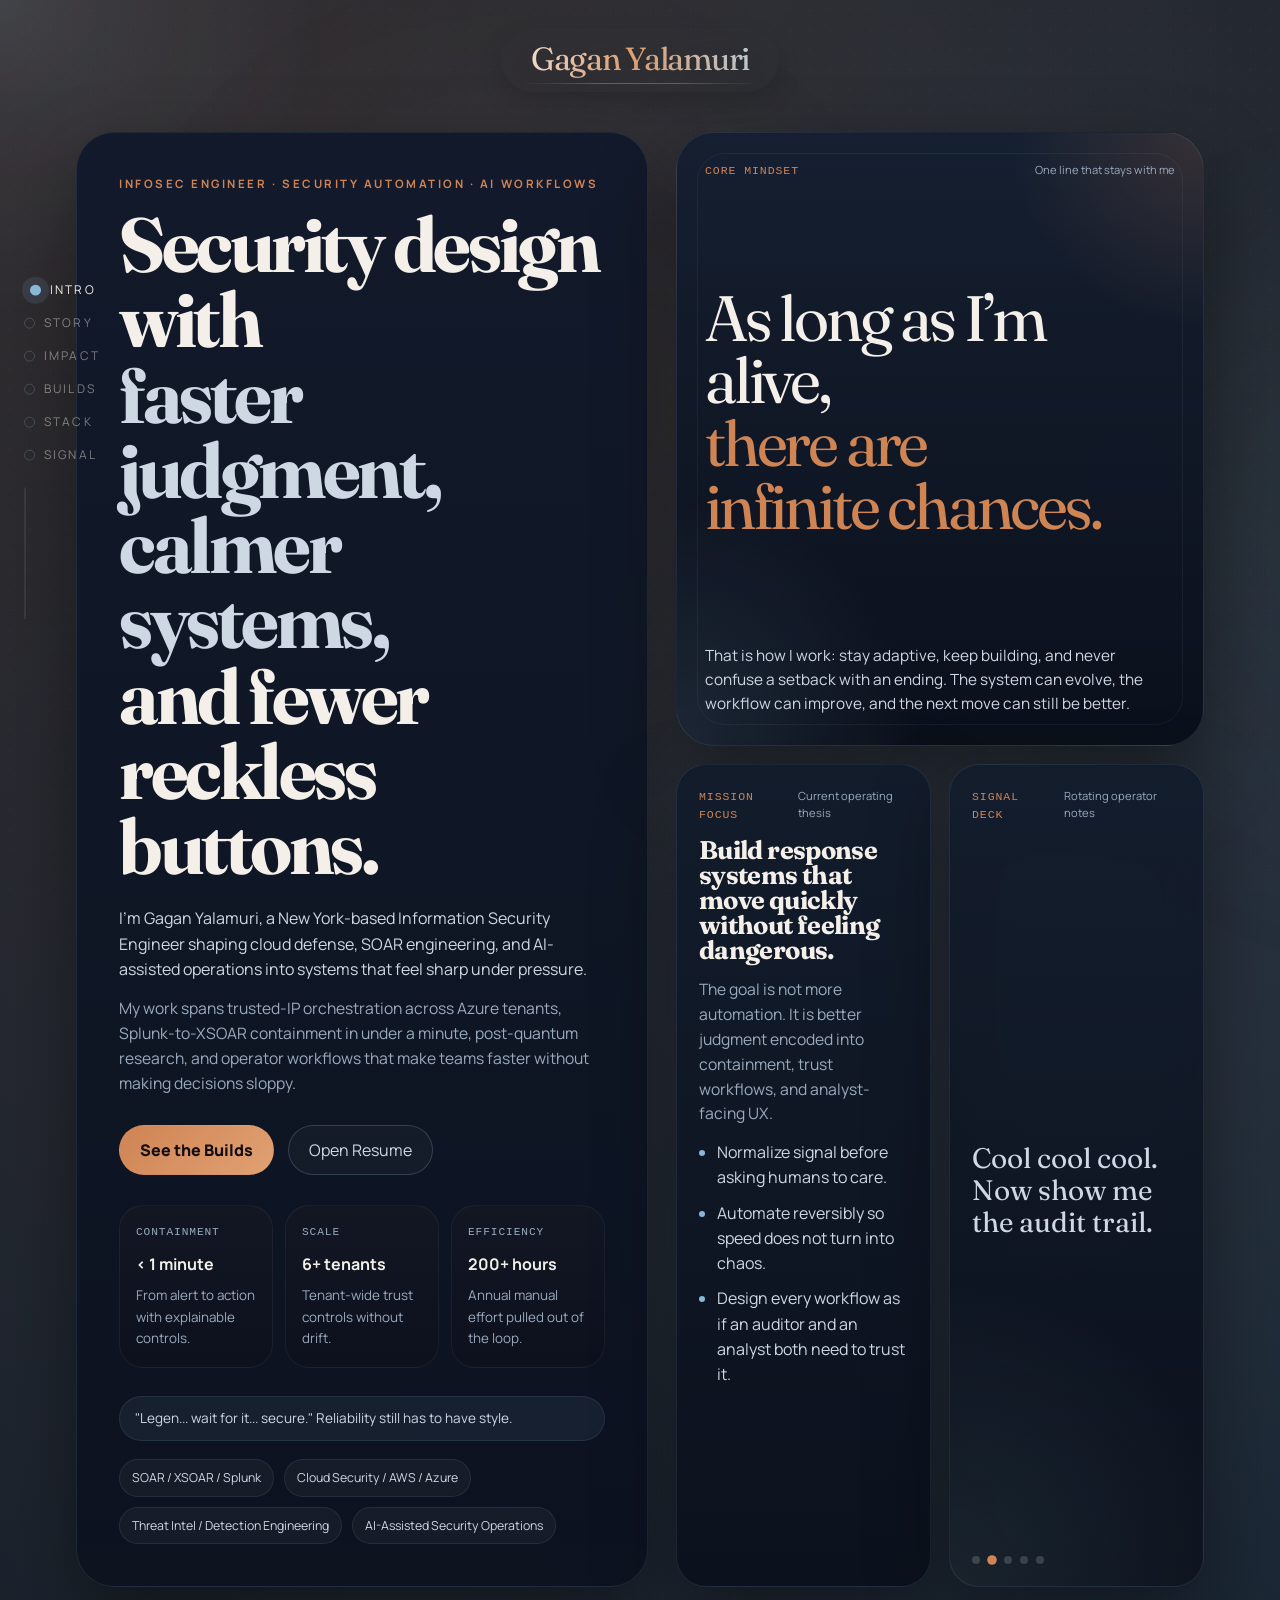
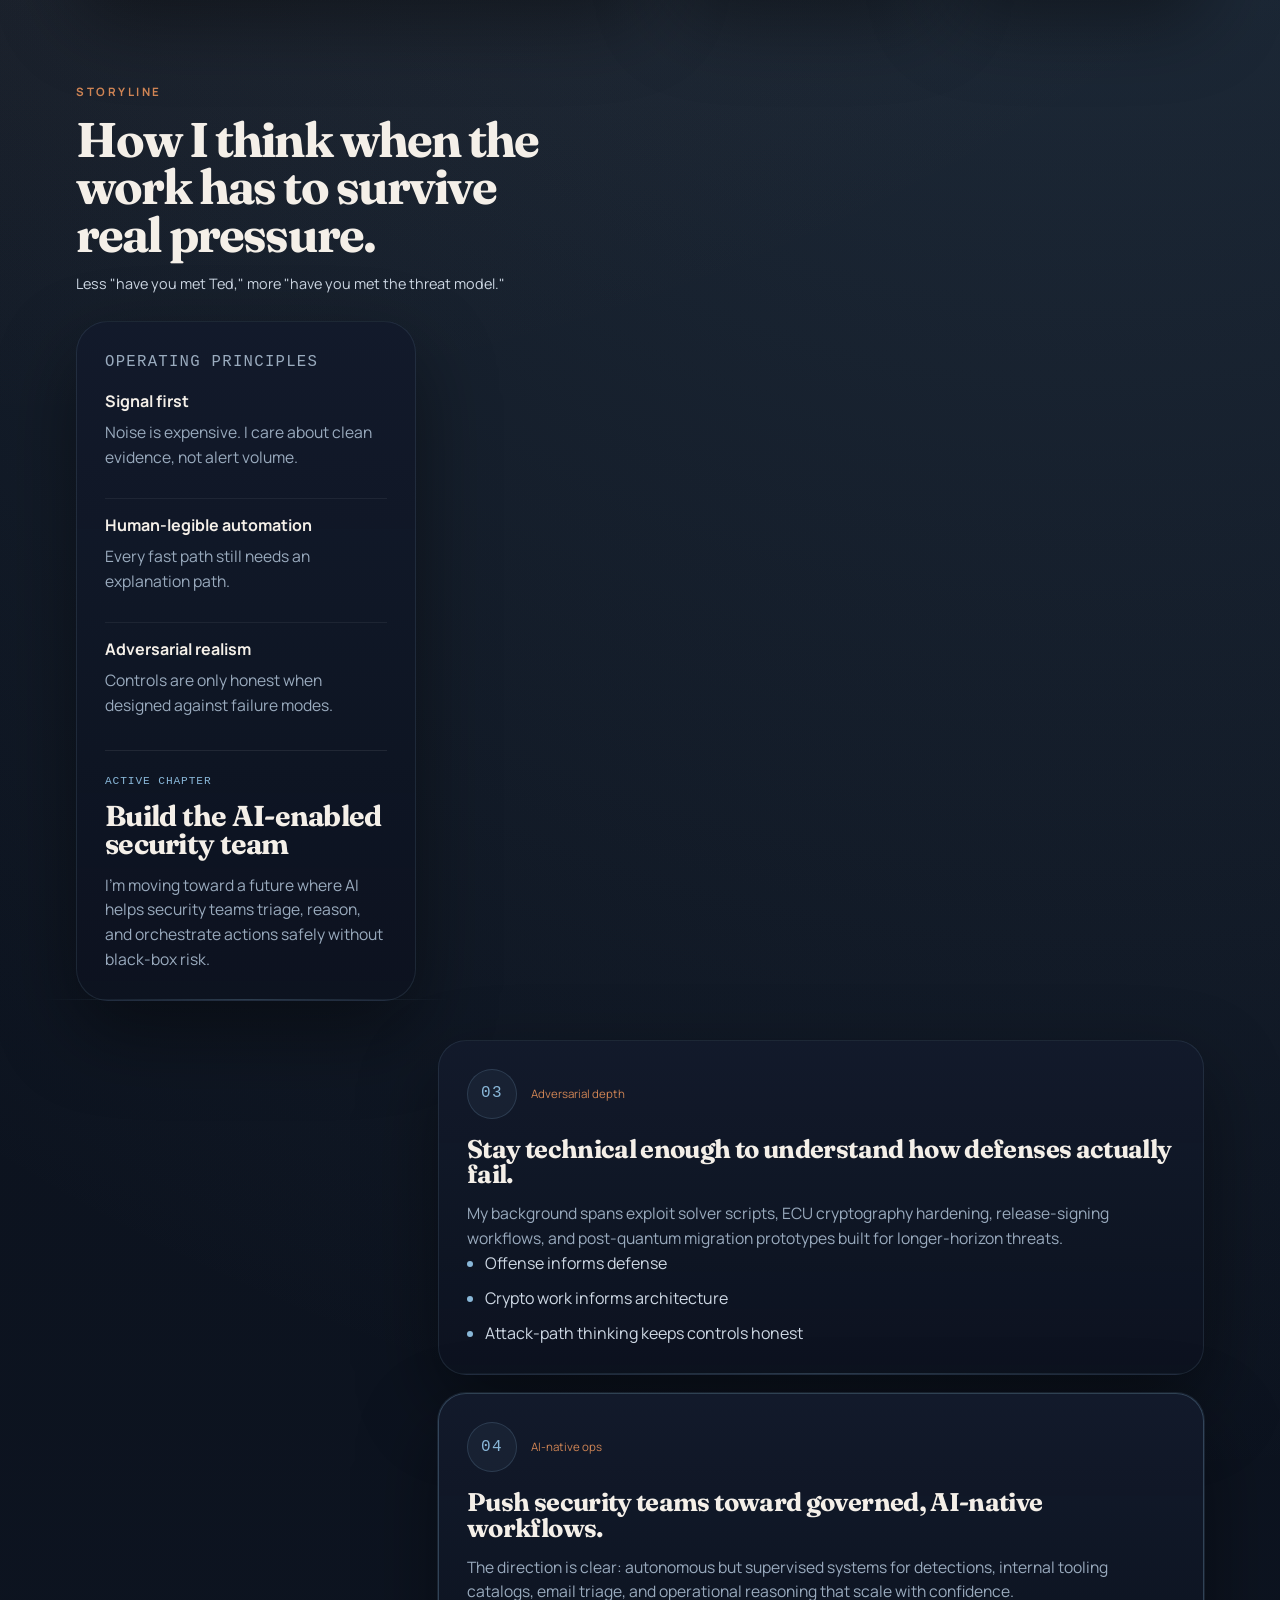
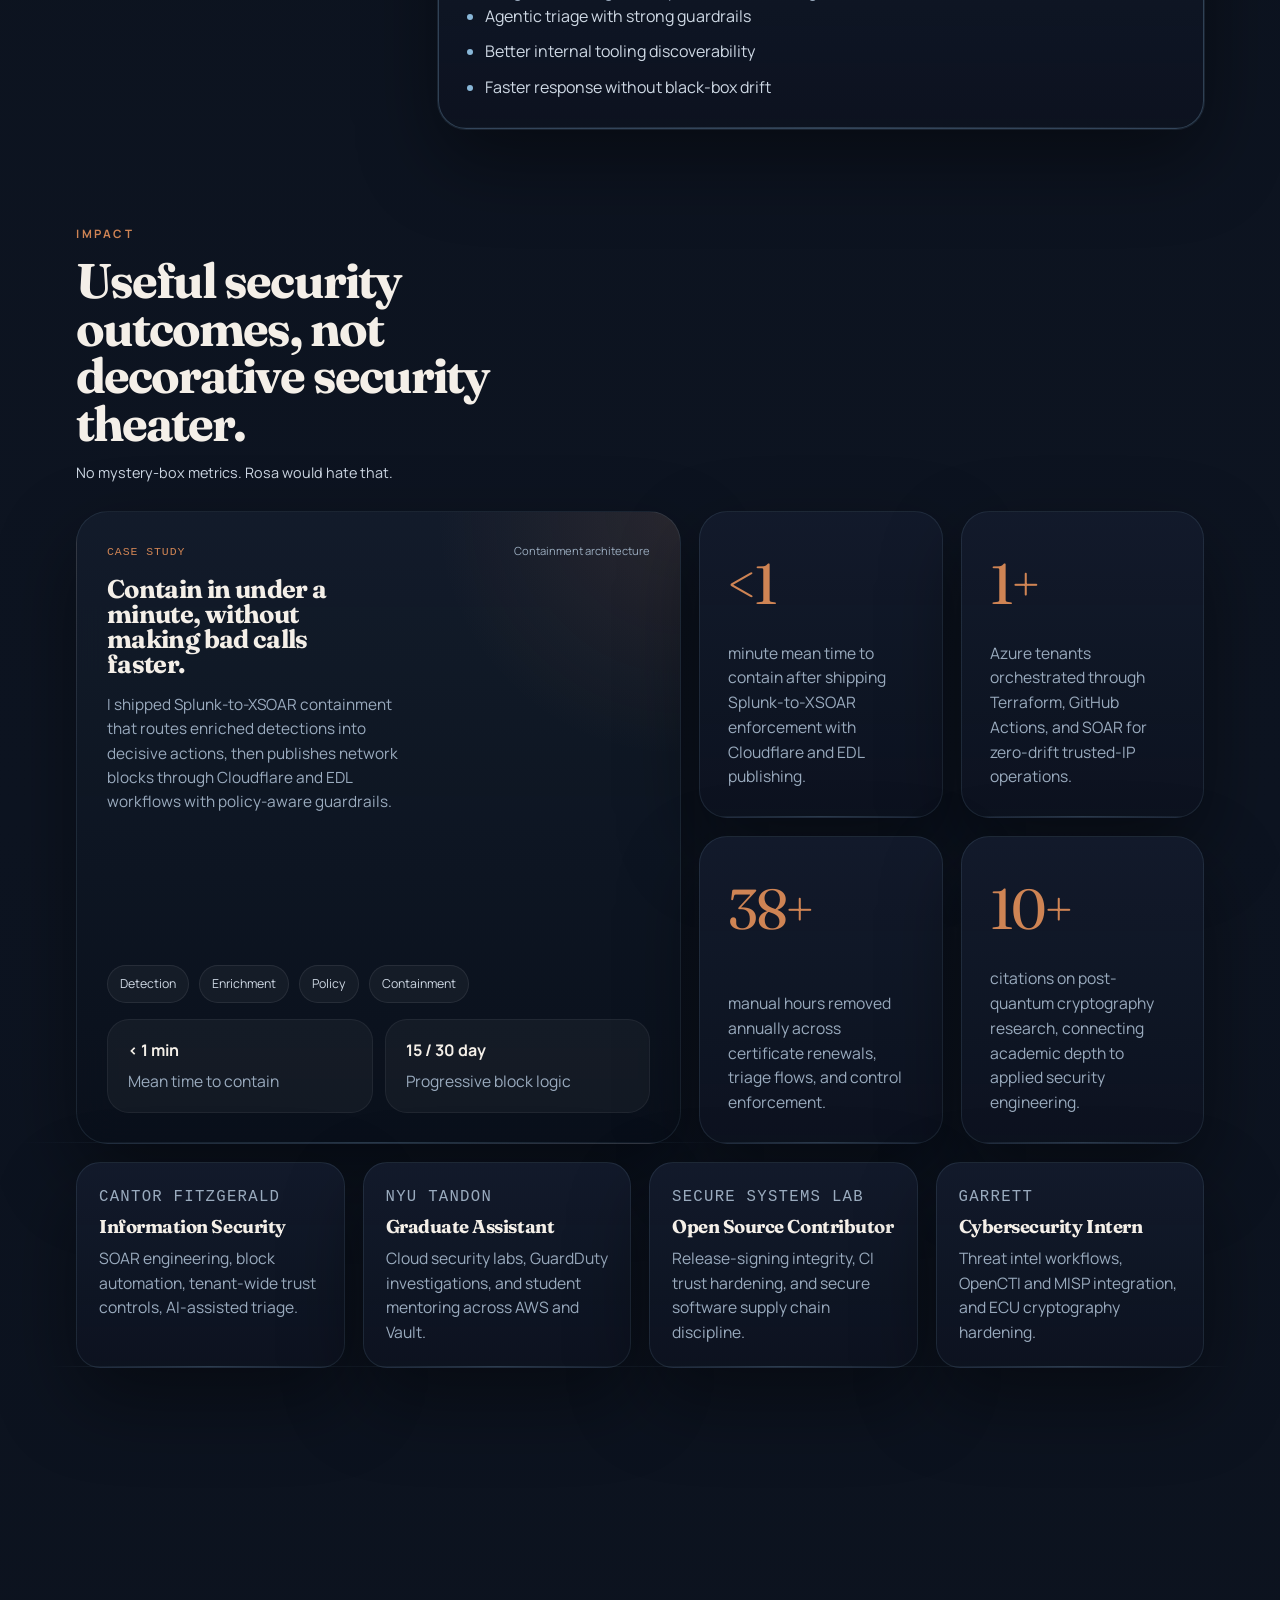
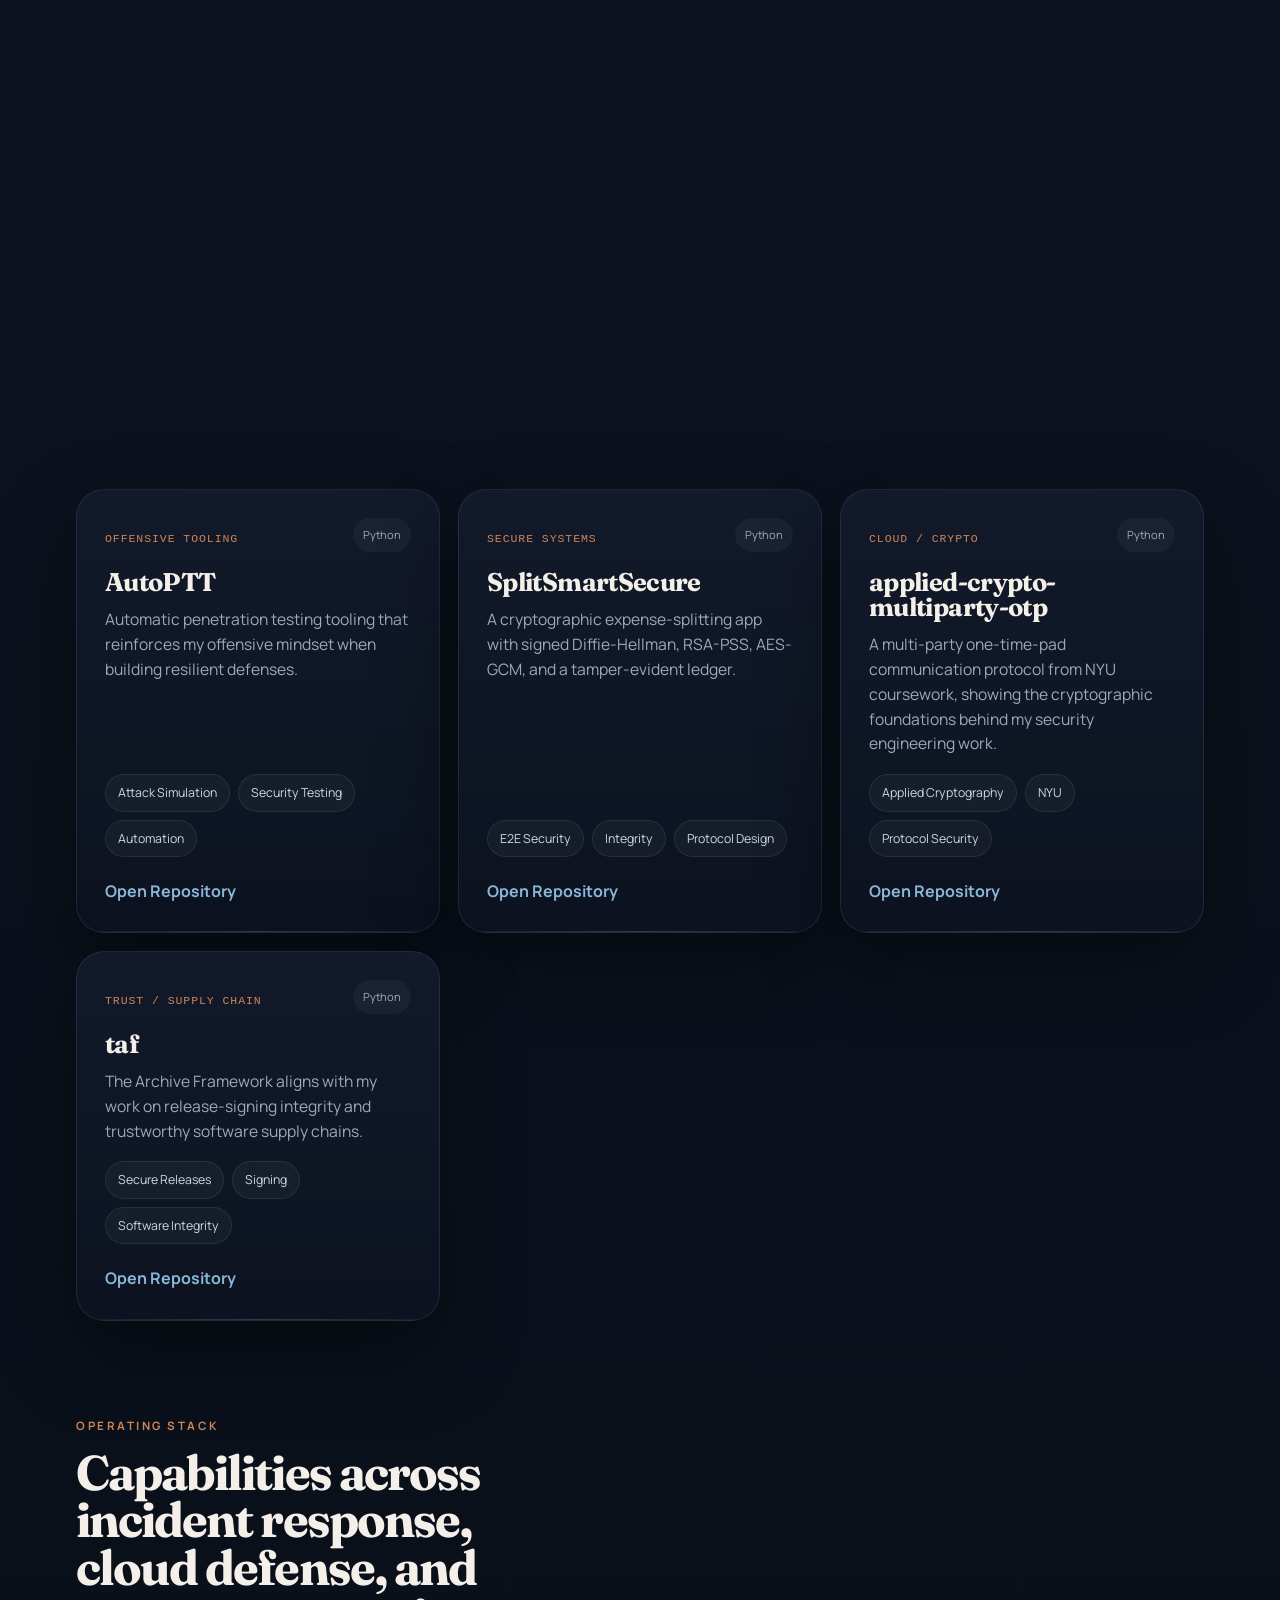
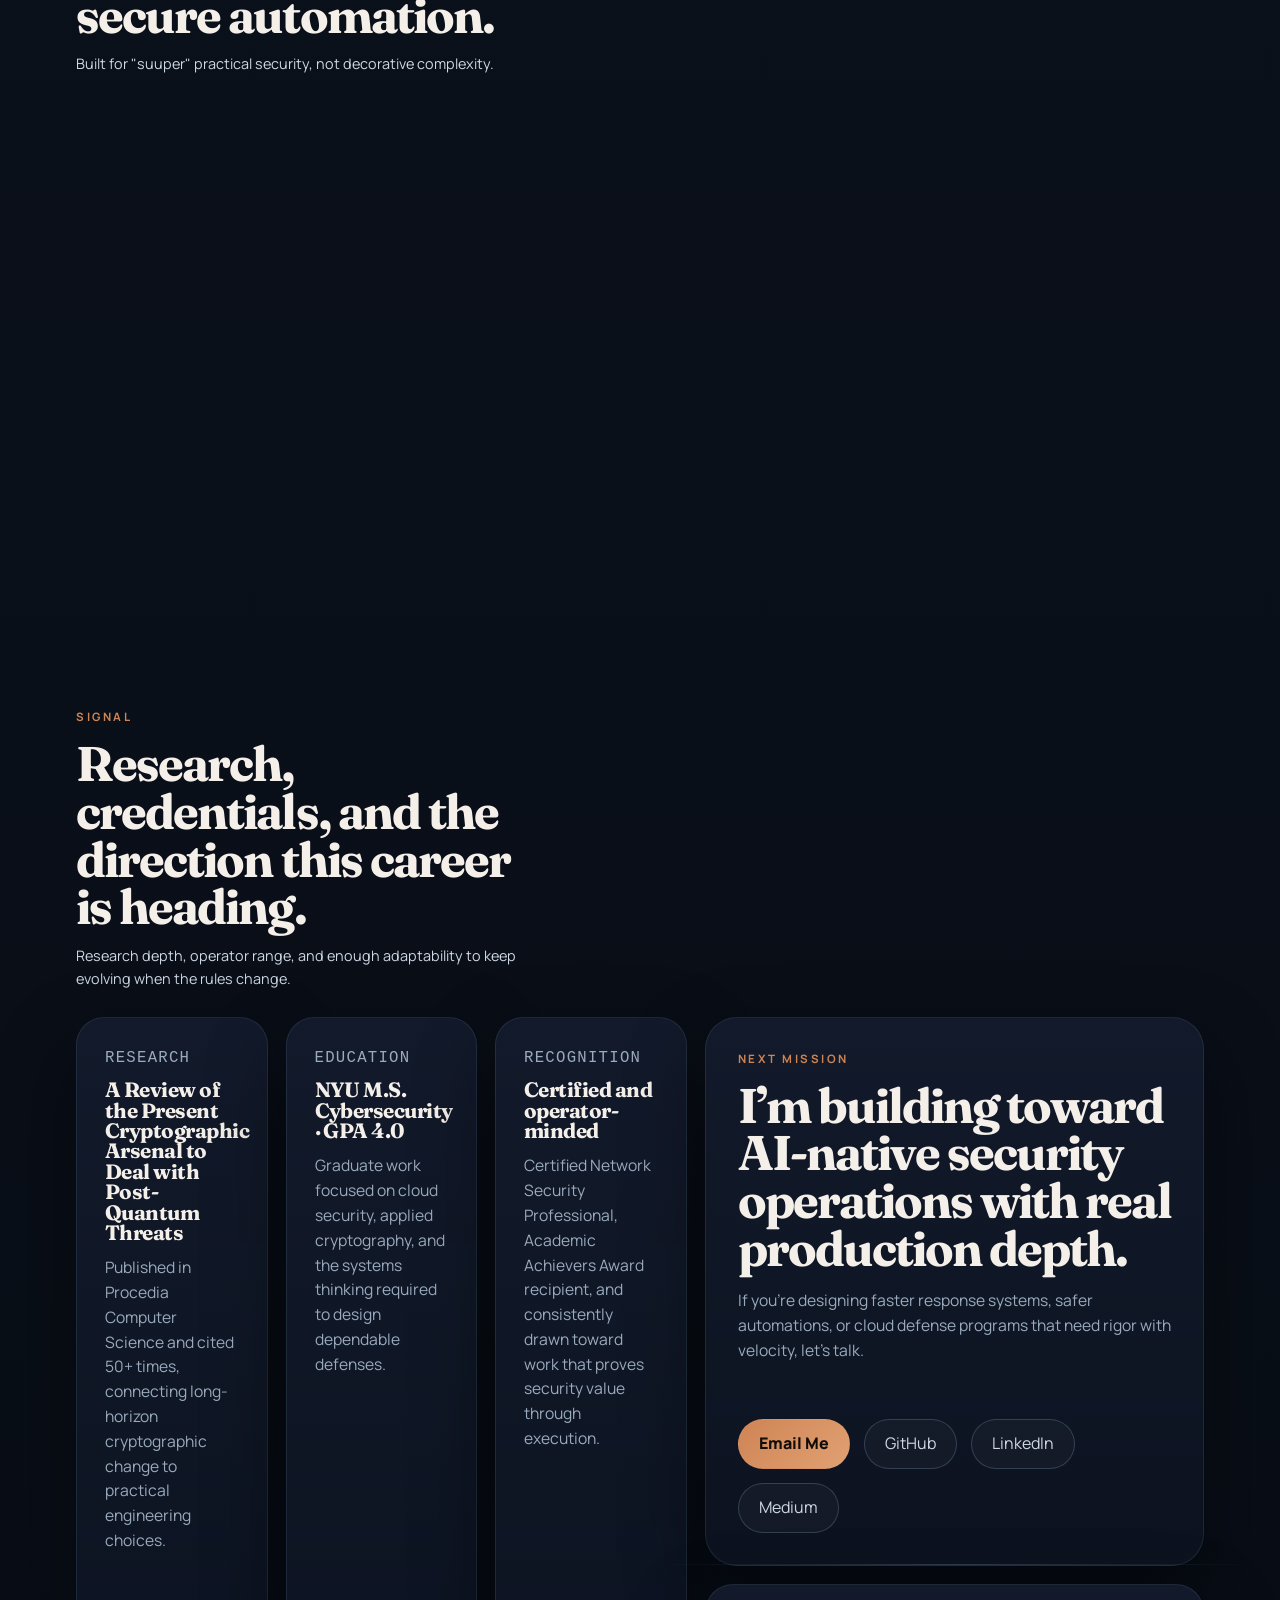
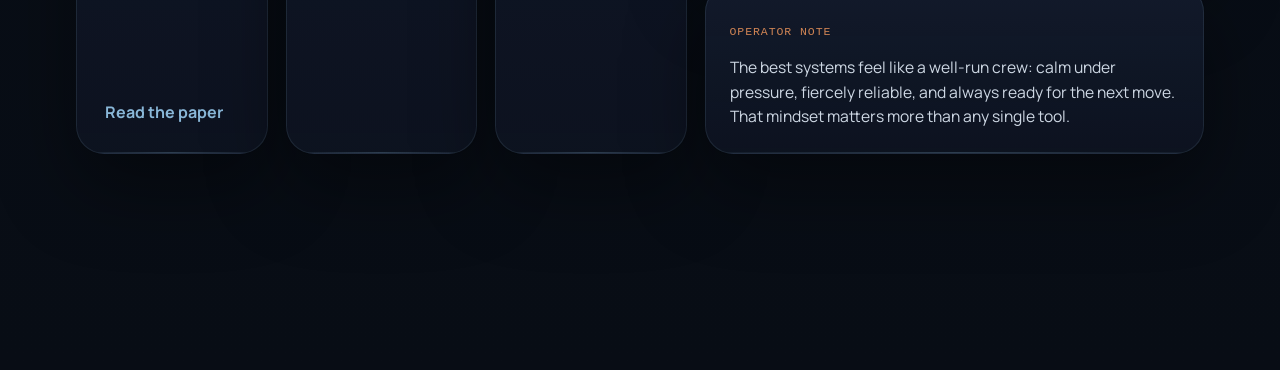
<file: index.html>
<!DOCTYPE html>
<html lang="en">
  <head>
    <meta charset="UTF-8">
    <meta name="viewport" content="width=device-width, initial-scale=1">
    <title>Gagan Yalamuri | InfoSec Engineer</title>
    <meta
      name="description"
      content="Portfolio for Gagan Yalamuri, an Information Security Engineer building AI-assisted automations, cloud defenses, and secure-by-design workflows."
    >
    <link rel="icon" href="images/favicon/letter-g.png" type="image/png">
    <link rel="preconnect" href="https://fonts.googleapis.com">
    <link rel="preconnect" href="https://fonts.gstatic.com" crossorigin>
    <link
      href="https://fonts.googleapis.com/css2?family=Fraunces:opsz,wght@9..144,600;9..144,700&amp;family=Manrope:wght@400;500;600;700;800&amp;display=swap"
      rel="stylesheet"
    >
    <link rel="stylesheet" href="stylesheet.css">
  </head>
  <body>
    <div id="pointer-glow" aria-hidden="true"></div>
    <div class="ambient ambient-one"></div>
    <div class="ambient ambient-two"></div>
    <div class="grid-overlay"></div>
    <div class="noise"></div>

    <header class="site-signature">
      <a href="#intro" class="signature-mark" aria-label="Gagan Yalamuri home">Gagan Yalamuri</a>
    </header>

    <nav class="story-nav" aria-label="Section navigation">
      <a href="#intro" class="story-link is-active" data-target="intro">Intro</a>
      <a href="#story" class="story-link" data-target="story">Story</a>
      <a href="#impact" class="story-link" data-target="impact">Impact</a>
      <a href="#projects" class="story-link" data-target="projects">Builds</a>
      <a href="#stack" class="story-link" data-target="stack">Stack</a>
      <a href="#signal" class="story-link" data-target="signal">Signal</a>
      <span class="story-progress"><span id="story-progress-bar"></span></span>
    </nav>

    <main>
      <section class="hero section-anchor" id="intro" data-section="intro">
        <div class="hero-copy reveal">
          <p class="eyebrow">InfoSec Engineer · Security Automation · AI Workflows</p>
          <h1>
            Security design with
            <span>faster judgment, calmer systems,</span>
            and fewer reckless buttons.
          </h1>
          <p class="hero-lead">
            I’m Gagan Yalamuri, a New York-based Information Security Engineer shaping cloud defense, SOAR engineering, and AI-assisted operations into systems that feel sharp under pressure.
          </p>
          <p class="hero-story">
            My work spans trusted-IP orchestration across Azure tenants, Splunk-to-XSOAR containment in under a minute, post-quantum research, and operator workflows that make teams faster without making decisions sloppy.
          </p>

          <div class="hero-actions">
            <a class="button primary" href="#projects">See the Builds</a>
            <a class="button secondary" href="Gagan_Yalamuri_Mar_26.pdf">Open Resume</a>
          </div>

          <div class="hero-signal-grid">
            <article class="signal-tile">
              <span class="mono">Containment</span>
              <strong>&lt; 1 minute</strong>
              <p>From alert to action with explainable controls.</p>
            </article>
            <article class="signal-tile">
              <span class="mono">Scale</span>
              <strong>6+ tenants</strong>
              <p>Tenant-wide trust controls without drift.</p>
            </article>
            <article class="signal-tile">
              <span class="mono">Efficiency</span>
              <strong>200+ hours</strong>
              <p>Annual manual effort pulled out of the loop.</p>
            </article>
          </div>

          <div class="hero-rack">
            <p class="quote-chip">"Legen... wait for it... secure." Reliability still has to have style.</p>
            <ul class="hero-tags">
              <li>SOAR / XSOAR / Splunk</li>
              <li>Cloud Security / AWS / Azure</li>
              <li>Threat Intel / Detection Engineering</li>
              <li>AI-Assisted Security Operations</li>
            </ul>
          </div>
        </div>

        <div class="hero-stage reveal">
          <article class="mindset-card tilt-card">
            <div class="card-topline">
              <p class="mono">Core Mindset</p>
              <span>One line that stays with me</span>
            </div>
            <p class="mindset-quote">
              As long as I’m alive,
              <span>there are infinite chances.</span>
            </p>
            <p class="mindset-note">
              That is how I work: stay adaptive, keep building, and never confuse a setback with an ending. The system can evolve, the workflow can improve, and the next move can still be better.
            </p>
          </article>

          <article class="mission-card tilt-card">
            <div class="card-topline">
              <p class="mono">Mission Focus</p>
              <span>Current operating thesis</span>
            </div>
            <h3>Build response systems that move quickly without feeling dangerous.</h3>
            <p>
              The goal is not more automation. It is better judgment encoded into containment, trust workflows, and analyst-facing UX.
            </p>
            <ul class="mission-list">
              <li>Normalize signal before asking humans to care.</li>
              <li>Automate reversibly so speed does not turn into chaos.</li>
              <li>Design every workflow as if an auditor and an analyst both need to trust it.</li>
            </ul>
          </article>

          <article class="quote-card tilt-card">
            <div class="card-topline">
              <p class="mono">Signal Deck</p>
              <span>Rotating operator notes</span>
            </div>
            <p id="quote-rotator-text" class="rotator-quote">Cool cool cool. Now show me the audit trail.</p>
            <div class="quote-dots" aria-hidden="true"></div>
          </article>
        </div>
      </section>

      <section class="chapter section-anchor" id="story" data-section="story">
        <div class="section-heading reveal">
          <p class="eyebrow">Storyline</p>
          <h2>How I think when the work has to survive real pressure.</h2>
          <p class="section-note">Less "have you met Ted," more "have you met the threat model."</p>
        </div>

        <div class="story-layout">
          <aside class="story-manifesto reveal">
            <div class="manifesto-block">
              <p class="mono">Operating principles</p>
              <div class="manifesto-grid">
                <article>
                  <strong>Signal first</strong>
                  <p>Noise is expensive. I care about clean evidence, not alert volume.</p>
                </article>
                <article>
                  <strong>Human-legible automation</strong>
                  <p>Every fast path still needs an explanation path.</p>
                </article>
                <article>
                  <strong>Adversarial realism</strong>
                  <p>Controls are only honest when designed against failure modes.</p>
                </article>
              </div>
            </div>

            <div class="chapter-hud">
              <p class="mono chapter-label">Active Chapter</p>
              <h3 id="chapter-title">From noise to signal</h3>
              <p id="chapter-text">
                Telemetry matters only when it becomes a clear, trusted next action.
              </p>
            </div>
          </aside>

          <div class="chapter-timeline">
            <article
              class="chapter-card reveal tilt-card is-current"
              data-chapter-title="From noise to signal"
              data-chapter-text="I design pipelines that normalize, correlate, and enrich security data so analysts act on clean signal instead of losing time in queues."
            >
              <div class="chapter-head">
                <span class="chapter-index mono">01</span>
                <span class="chapter-kicker">Observability</span>
              </div>
              <h3>Make telemetry useful in motion, not just present in dashboards.</h3>
              <p>
                At Cantor Fitzgerald and NYU, I’ve focused on evidence paths that help responders decide faster: cloud logs, identity drift, threat intel, and the context needed to trust a next step.
              </p>
              <ul class="chapter-list">
                <li>Evidence over volume</li>
                <li>Context over raw events</li>
                <li>Trustworthy signal over cosmetic coverage</li>
              </ul>
              <p class="chapter-quote">"I want to live in a world where people can trust the stuff they use."</p>
            </article>

            <article
              class="chapter-card reveal tilt-card"
              data-chapter-title="Automate the response path"
              data-chapter-text="The right workflow is explainable, reversible, and strong enough to remove hours of repetitive effort from the SOC."
            >
              <div class="chapter-head">
                <span class="chapter-index mono">02</span>
                <span class="chapter-kicker">Automation</span>
              </div>
              <h3>Automate policy and judgment, not just button clicks.</h3>
              <p>
                I build playbooks that encode standards: progressive blocks, recurrence-aware containment, quarantine review, and trusted-IP lifecycle management across multi-cloud infrastructure.
              </p>
              <ul class="chapter-list">
                <li>Containment that can be defended later</li>
                <li>Playbooks that preserve operator trust</li>
                <li>Fewer loops that waste analyst attention</li>
              </ul>
            </article>

            <article
              class="chapter-card reveal tilt-card"
              data-chapter-title="Engineer for adversarial reality"
              data-chapter-text="Offensive tooling, cryptographic hardening, and attack-path thinking keep my engineering grounded in how systems actually break."
            >
              <div class="chapter-head">
                <span class="chapter-index mono">03</span>
                <span class="chapter-kicker">Adversarial depth</span>
              </div>
              <h3>Stay technical enough to understand how defenses actually fail.</h3>
              <p>
                My background spans exploit solver scripts, ECU cryptography hardening, release-signing workflows, and post-quantum migration prototypes built for longer-horizon threats.
              </p>
              <ul class="chapter-list">
                <li>Offense informs defense</li>
                <li>Crypto work informs architecture</li>
                <li>Attack-path thinking keeps controls honest</li>
              </ul>
            </article>

            <article
              class="chapter-card reveal tilt-card"
              data-chapter-title="Build the AI-enabled security team"
              data-chapter-text="I’m moving toward a future where AI helps security teams triage, reason, and orchestrate actions safely without black-box risk."
            >
              <div class="chapter-head">
                <span class="chapter-index mono">04</span>
                <span class="chapter-kicker">AI-native ops</span>
              </div>
              <h3>Push security teams toward governed, AI-native workflows.</h3>
              <p>
                The direction is clear: autonomous but supervised systems for detections, internal tooling catalogs, email triage, and operational reasoning that scale with confidence.
              </p>
              <ul class="chapter-list">
                <li>Agentic triage with strong guardrails</li>
                <li>Better internal tooling discoverability</li>
                <li>Faster response without black-box drift</li>
              </ul>
            </article>
          </div>
        </div>
      </section>

      <section class="impact section-anchor" id="impact" data-section="impact">
        <div class="section-heading reveal">
          <p class="eyebrow">Impact</p>
          <h2>Useful security outcomes, not decorative security theater.</h2>
          <p class="section-note">No mystery-box metrics. Rosa would hate that.</p>
        </div>

        <div class="impact-layout">
          <article class="impact-feature reveal tilt-card">
            <div class="impact-feature-top">
              <div class="card-topline">
                <p class="mono">Case Study</p>
                <span>Containment architecture</span>
              </div>
              <h3>Contain in under a minute, without making bad calls faster.</h3>
              <p>
                I shipped Splunk-to-XSOAR containment that routes enriched detections into decisive actions, then publishes network blocks through Cloudflare and EDL workflows with policy-aware guardrails.
              </p>
            </div>

            <div class="impact-feature-bottom">
              <div class="impact-flow">
                <span>Detection</span>
                <span>Enrichment</span>
                <span>Policy</span>
                <span>Containment</span>
              </div>
              <div class="impact-mini-grid">
                <div>
                  <strong>&lt; 1 min</strong>
                  <p>Mean time to contain</p>
                </div>
                <div>
                  <strong>15 / 30 day</strong>
                  <p>Progressive block logic</p>
                </div>
              </div>
            </div>
          </article>

          <div class="impact-grid">
            <article class="impact-card reveal tilt-card">
              <span class="impact-value" data-count="1">&lt;1</span>
              <p class="impact-label">minute mean time to contain after shipping Splunk-to-XSOAR enforcement with Cloudflare and EDL publishing.</p>
            </article>
            <article class="impact-card reveal tilt-card">
              <span class="impact-value" data-count="6">6+</span>
              <p class="impact-label">Azure tenants orchestrated through Terraform, GitHub Actions, and SOAR for zero-drift trusted-IP operations.</p>
            </article>
            <article class="impact-card reveal tilt-card">
              <span class="impact-value" data-count="200">200+</span>
              <p class="impact-label">manual hours removed annually across certificate renewals, triage flows, and control enforcement.</p>
            </article>
            <article class="impact-card reveal tilt-card">
              <span class="impact-value" data-count="50">50+</span>
              <p class="impact-label">citations on post-quantum cryptography research, connecting academic depth to applied security engineering.</p>
            </article>
          </div>
        </div>

        <div class="experience-strip reveal">
          <article>
            <p class="mono">Cantor Fitzgerald</p>
            <h3>Information Security</h3>
            <p>SOAR engineering, block automation, tenant-wide trust controls, AI-assisted triage.</p>
          </article>
          <article>
            <p class="mono">NYU Tandon</p>
            <h3>Graduate Assistant</h3>
            <p>Cloud security labs, GuardDuty investigations, and student mentoring across AWS and Vault.</p>
          </article>
          <article>
            <p class="mono">Secure Systems Lab</p>
            <h3>Open Source Contributor</h3>
            <p>Release-signing integrity, CI trust hardening, and secure software supply chain discipline.</p>
          </article>
          <article>
            <p class="mono">Garrett</p>
            <h3>Cybersecurity Intern</h3>
            <p>Threat intel workflows, OpenCTI and MISP integration, and ECU cryptography hardening.</p>
          </article>
        </div>
      </section>

      <section class="projects section-anchor" id="projects" data-section="projects">
        <div class="section-heading reveal">
          <p class="eyebrow">Selected Builds</p>
          <h2>The repo trail behind the operator.</h2>
          <p class="section-note">A little Straw Hat energy: move fast, protect the crew, leave the ship better.</p>
        </div>

        <div class="project-grid">
          <article class="project-card reveal tilt-card featured">
            <div class="project-top">
              <p class="mono">SOAR / Integration</p>
              <span>Python</span>
            </div>
            <h3>SplunkSOAR_XSOAR</h3>
            <p>
              An integration bridge for Cortex XSOAR 8 indicator management, aligned with the kind of systems work I do in security orchestration and response engineering.
            </p>
            <div class="project-tags">
              <span>SOAR</span>
              <span>Indicator Management</span>
              <span>Security Automation</span>
            </div>
            <a href="https://github.com/G4G4N/SplunkSOAR_XSOAR">Open Repository</a>
          </article>

          <article class="project-card reveal tilt-card">
            <div class="project-top">
              <p class="mono">Applied Crypto</p>
              <span>Python</span>
            </div>
            <h3>post-quantum-cypto-toolkit</h3>
            <p>Practical experimentation with quantum-safe algorithms, turning research into usable migration intuition.</p>
            <div class="project-tags">
              <span>PQC</span>
              <span>Kyber / Dilithium</span>
              <span>Research to Code</span>
            </div>
            <a href="https://github.com/G4G4N/post-quantum-cypto-toolkit">Open Repository</a>
          </article>

          <article class="project-card reveal tilt-card">
            <div class="project-top">
              <p class="mono">Offensive Tooling</p>
              <span>Python</span>
            </div>
            <h3>AutoPTT</h3>
            <p>Automatic penetration testing tooling that reinforces my offensive mindset when building resilient defenses.</p>
            <div class="project-tags">
              <span>Attack Simulation</span>
              <span>Security Testing</span>
              <span>Automation</span>
            </div>
            <a href="https://github.com/G4G4N/AutoPTT">Open Repository</a>
          </article>

          <article class="project-card reveal tilt-card">
            <div class="project-top">
              <p class="mono">Secure Systems</p>
              <span>Python</span>
            </div>
            <h3>SplitSmartSecure</h3>
            <p>A cryptographic expense-splitting app with signed Diffie-Hellman, RSA-PSS, AES-GCM, and a tamper-evident ledger.</p>
            <div class="project-tags">
              <span>E2E Security</span>
              <span>Integrity</span>
              <span>Protocol Design</span>
            </div>
            <a href="https://github.com/G4G4N/SplitSmartSecure">Open Repository</a>
          </article>

          <article class="project-card reveal tilt-card">
            <div class="project-top">
              <p class="mono">Cloud / Crypto</p>
              <span>Python</span>
            </div>
            <h3>applied-crypto-multiparty-otp</h3>
            <p>A multi-party one-time-pad communication protocol from NYU coursework, showing the cryptographic foundations behind my security engineering work.</p>
            <div class="project-tags">
              <span>Applied Cryptography</span>
              <span>NYU</span>
              <span>Protocol Security</span>
            </div>
            <a href="https://github.com/G4G4N/applied-crypto-multiparty-otp">Open Repository</a>
          </article>

          <article class="project-card reveal tilt-card">
            <div class="project-top">
              <p class="mono">Trust / Supply Chain</p>
              <span>Python</span>
            </div>
            <h3>taf</h3>
            <p>The Archive Framework aligns with my work on release-signing integrity and trustworthy software supply chains.</p>
            <div class="project-tags">
              <span>Secure Releases</span>
              <span>Signing</span>
              <span>Software Integrity</span>
            </div>
            <a href="https://github.com/G4G4N/taf">Open Repository</a>
          </article>
        </div>
      </section>

      <section class="stack section-anchor" id="stack" data-section="stack">
        <div class="section-heading reveal">
          <p class="eyebrow">Operating Stack</p>
          <h2>Capabilities across incident response, cloud defense, and secure automation.</h2>
          <p class="section-note">Built for "suuper" practical security, not decorative complexity.</p>
        </div>

        <div class="stack-layout">
          <div class="stack-panel reveal">
            <div class="stack-switcher" role="tablist" aria-label="Capability views">
              <button class="stack-tab is-active" data-stack="automation" role="tab" aria-selected="true">Automation</button>
              <button class="stack-tab" data-stack="cloud" role="tab" aria-selected="false">Cloud</button>
              <button class="stack-tab" data-stack="offense" role="tab" aria-selected="false">Offense</button>
            </div>

            <div class="stack-display">
              <div class="stack-view is-active" data-stack-view="automation">
                <h3>Automation systems for serious security teams</h3>
                <p>Splunk, XSOAR, GitHub Actions, Terraform, Python, alert enrichment, response playbooks, and AI-assisted triage flows.</p>
                <ul class="stack-points">
                  <li>Analyst-facing workflows that stay legible under pressure</li>
                  <li>Policy-aware containment and trust orchestration</li>
                  <li>Operational guardrails instead of magic black boxes</li>
                </ul>
              </div>
              <div class="stack-view" data-stack-view="cloud">
                <h3>Cloud-native security operations</h3>
                <p>AWS, Azure, Kubernetes, GuardDuty, CloudWatch, IAM, WAF, Security Hub, and incident-ready infrastructure patterns.</p>
                <ul class="stack-points">
                  <li>Identity and trust controls across multi-cloud environments</li>
                  <li>Secure-by-default infrastructure with real response paths</li>
                  <li>Zero-drift operations via Terraform and GitHub automation</li>
                </ul>
              </div>
              <div class="stack-view" data-stack-view="offense">
                <h3>Adversarial thinking and validation</h3>
                <p>Pwntools, Ghidra, Binary Ninja, BloodHound, Mimikatz, protocol analysis, exploit development, and attack-path awareness.</p>
                <ul class="stack-points">
                  <li>Understand where controls crack before production does</li>
                  <li>Model attacker paths, not just defender wishful thinking</li>
                  <li>Use offensive depth to make defensive choices sharper</li>
                </ul>
              </div>
            </div>
          </div>

          <div class="capability-grid">
            <article class="capability-card reveal tilt-card">
              <h3>Detection &amp; Response</h3>
              <p>Splunk, XSOAR, Wazuh, GuardDuty, Sentinel, custom pipelines, incident management, crisis response.</p>
            </article>
            <article class="capability-card reveal tilt-card">
              <h3>Automation &amp; DevSecOps</h3>
              <p>Python, Go, Bash, Terraform, Ansible, GitHub Actions, SAST/DAST workflows, operator enablement.</p>
            </article>
            <article class="capability-card reveal tilt-card">
              <h3>Cloud &amp; Infrastructure</h3>
              <p>AWS, Azure, GCP, Docker, Kubernetes, IAM, Secrets Manager, network segmentation, and zero-trust patterns.</p>
            </article>
            <article class="capability-card reveal tilt-card">
              <h3>Threat &amp; Crypto</h3>
              <p>Threat intel operations, post-quantum cryptography, secure protocol design, signing integrity, RBAC, and PAM.</p>
            </article>
          </div>
        </div>
      </section>

      <section class="signal section-anchor" id="signal" data-section="signal">
        <div class="section-heading reveal">
          <p class="eyebrow">Signal</p>
          <h2>Research, credentials, and the direction this career is heading.</h2>
          <p class="section-note">Research depth, operator range, and enough adaptability to keep evolving when the rules change.</p>
        </div>

        <div class="signal-layout">
          <div class="signal-grid">
            <article class="signal-card reveal tilt-card">
              <p class="mono">Research</p>
              <h3>A Review of the Present Cryptographic Arsenal to Deal with Post-Quantum Threats</h3>
              <p>Published in Procedia Computer Science and cited 50+ times, connecting long-horizon cryptographic change to practical engineering choices.</p>
              <a href="https://doi.org/10.1016/j.procs.2022.12.086">Read the paper</a>
            </article>

            <article class="signal-card reveal tilt-card">
              <p class="mono">Education</p>
              <h3>NYU M.S. Cybersecurity · GPA 4.0</h3>
              <p>Graduate work focused on cloud security, applied cryptography, and the systems thinking required to design dependable defenses.</p>
            </article>

            <article class="signal-card reveal tilt-card">
              <p class="mono">Recognition</p>
              <h3>Certified and operator-minded</h3>
              <p>Certified Network Security Professional, Academic Achievers Award recipient, and consistently drawn toward work that proves security value through execution.</p>
            </article>
          </div>

          <div class="contact-column reveal">
            <article class="contact-panel">
              <div>
                <p class="eyebrow">Next Mission</p>
                <h2>I’m building toward AI-native security operations with real production depth.</h2>
                <p>If you’re designing faster response systems, safer automations, or cloud defense programs that need rigor with velocity, let’s talk.</p>
              </div>

              <div class="contact-actions">
                <a class="button primary" href="mailto:gagan.y@nyu.edu">Email Me</a>
                <a class="button secondary" href="https://github.com/G4G4N">GitHub</a>
                <a class="button secondary" href="https://www.linkedin.com/in/gagan-yalamuri-72585214a/">LinkedIn</a>
                <a class="button secondary" href="https://medium.com/@gaganak.yalamuri">Medium</a>
              </div>
            </article>

            <article class="contact-note tilt-card">
              <div class="card-topline">
                <p class="mono">Operator Note</p>
              </div>
              <p>
                The best systems feel like a well-run crew: calm under pressure, fiercely reliable, and always ready for the next move. That mindset matters more than any single tool.
              </p>
            </article>
          </div>
        </div>
      </section>
    </main>

    <script src="script.js"></script>
  </body>
</html>
</file>
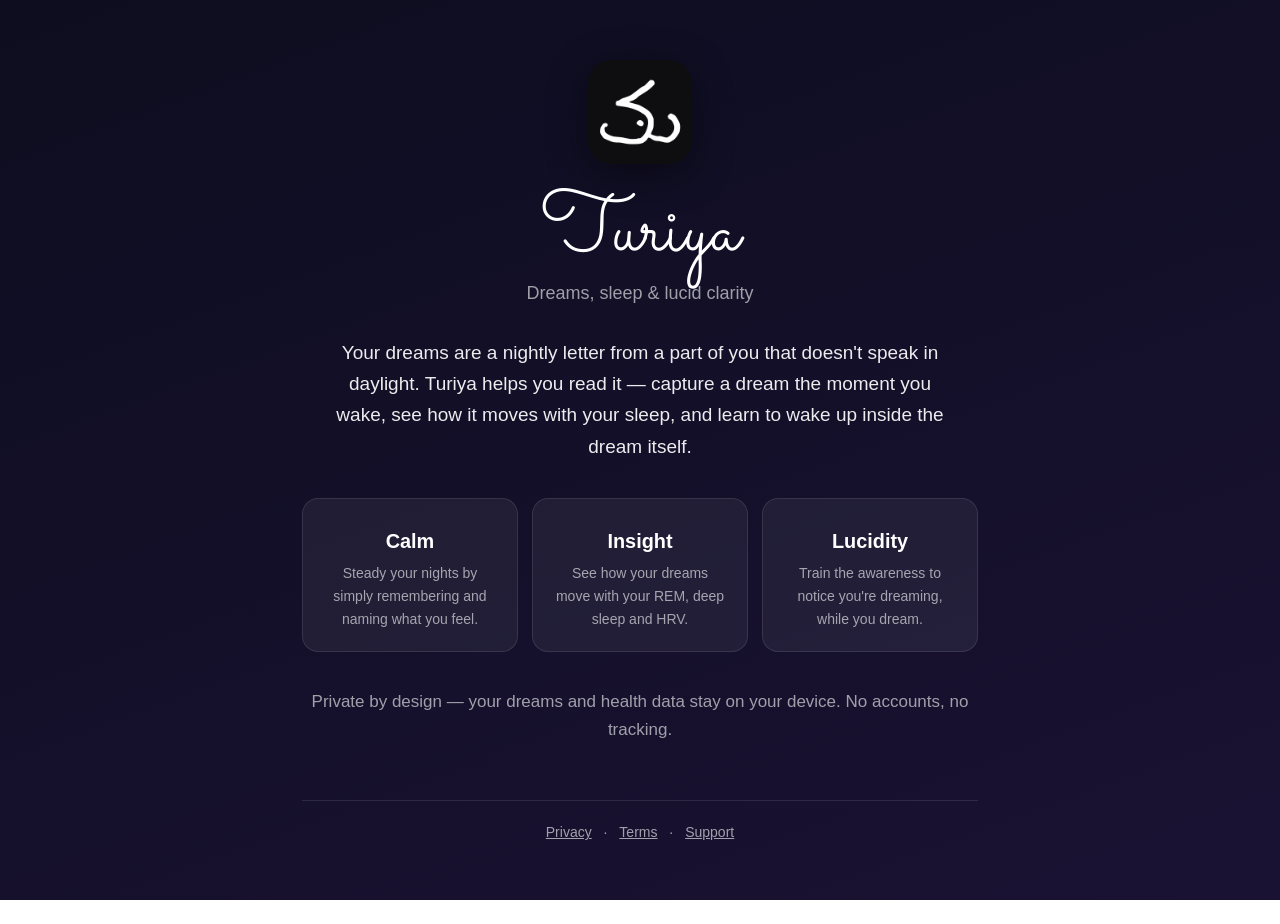
<file: turiya/index.html>
<!DOCTYPE html>
<html lang="en">
<head>
  <meta charset="UTF-8">
  <meta name="viewport" content="width=device-width, initial-scale=1">
  <title>Turiya — a private dream journal</title>
  <meta name="description" content="Capture your dreams, see how they move with your sleep, and learn to wake up inside the dream. Private by design.">
  <link rel="icon" href="/turiya/icon.png">
  <link rel="stylesheet" href="/turiya/style.css">
  <style>
    .hero { text-align: center; padding-top: 12px; }
    .hero img.icon { width: 104px; height: 104px; border-radius: 24px; box-shadow: 0 10px 40px rgba(0,0,0,.45); }
    .hero .name { font-family: 'Sacramento', cursive; font-size: 84px; line-height: 1; color:#fff; display:block; margin: 18px 0 4px; }
    .hero .tagline { color: var(--muted); font-size: 18px; }
    .lead { text-align:center; font-size: 19px; max-width: 620px; margin: 28px auto 0; }
    .pillars { display:grid; grid-template-columns: repeat(3, 1fr); gap: 14px; margin: 36px 0; }
    .pillars .card { margin:0; text-align:center; }
    .pillars h3 { margin: 6px 0 4px; color:#fff; }
    .pillars p { color: var(--muted); font-size: 14px; margin:0; }
    @media (max-width: 560px){ .pillars{ grid-template-columns:1fr; } .hero .name{ font-size:68px; } }
  </style>
</head>
<body>
  <div class="wrap">
    <div class="hero">
      <img class="icon" src="/turiya/icon.png" alt="Turiya app icon">
      <span class="name">Turiya</span>
      <div class="tagline">Dreams, sleep &amp; lucid clarity</div>
    </div>

    <p class="lead">Your dreams are a nightly letter from a part of you that doesn't speak
    in daylight. Turiya helps you read it — capture a dream the moment you wake, see how it
    moves with your sleep, and learn to wake up inside the dream itself.</p>

    <div class="pillars">
      <div class="card"><h3>Calm</h3><p>Steady your nights by simply remembering and naming what you feel.</p></div>
      <div class="card"><h3>Insight</h3><p>See how your dreams move with your REM, deep sleep and HRV.</p></div>
      <div class="card"><h3>Lucidity</h3><p>Train the awareness to notice you're dreaming, while you dream.</p></div>
    </div>

    <p style="text-align:center; color:var(--muted)">Private by design — your dreams and
    health data stay on your device. No accounts, no tracking.</p>

    <footer>
      <a href="/turiya/privacy/">Privacy</a> ·
      <a href="/turiya/terms/">Terms</a> ·
      <a href="/turiya/support/">Support</a>
    </footer>
  </div>
</body>
</html>
</file>
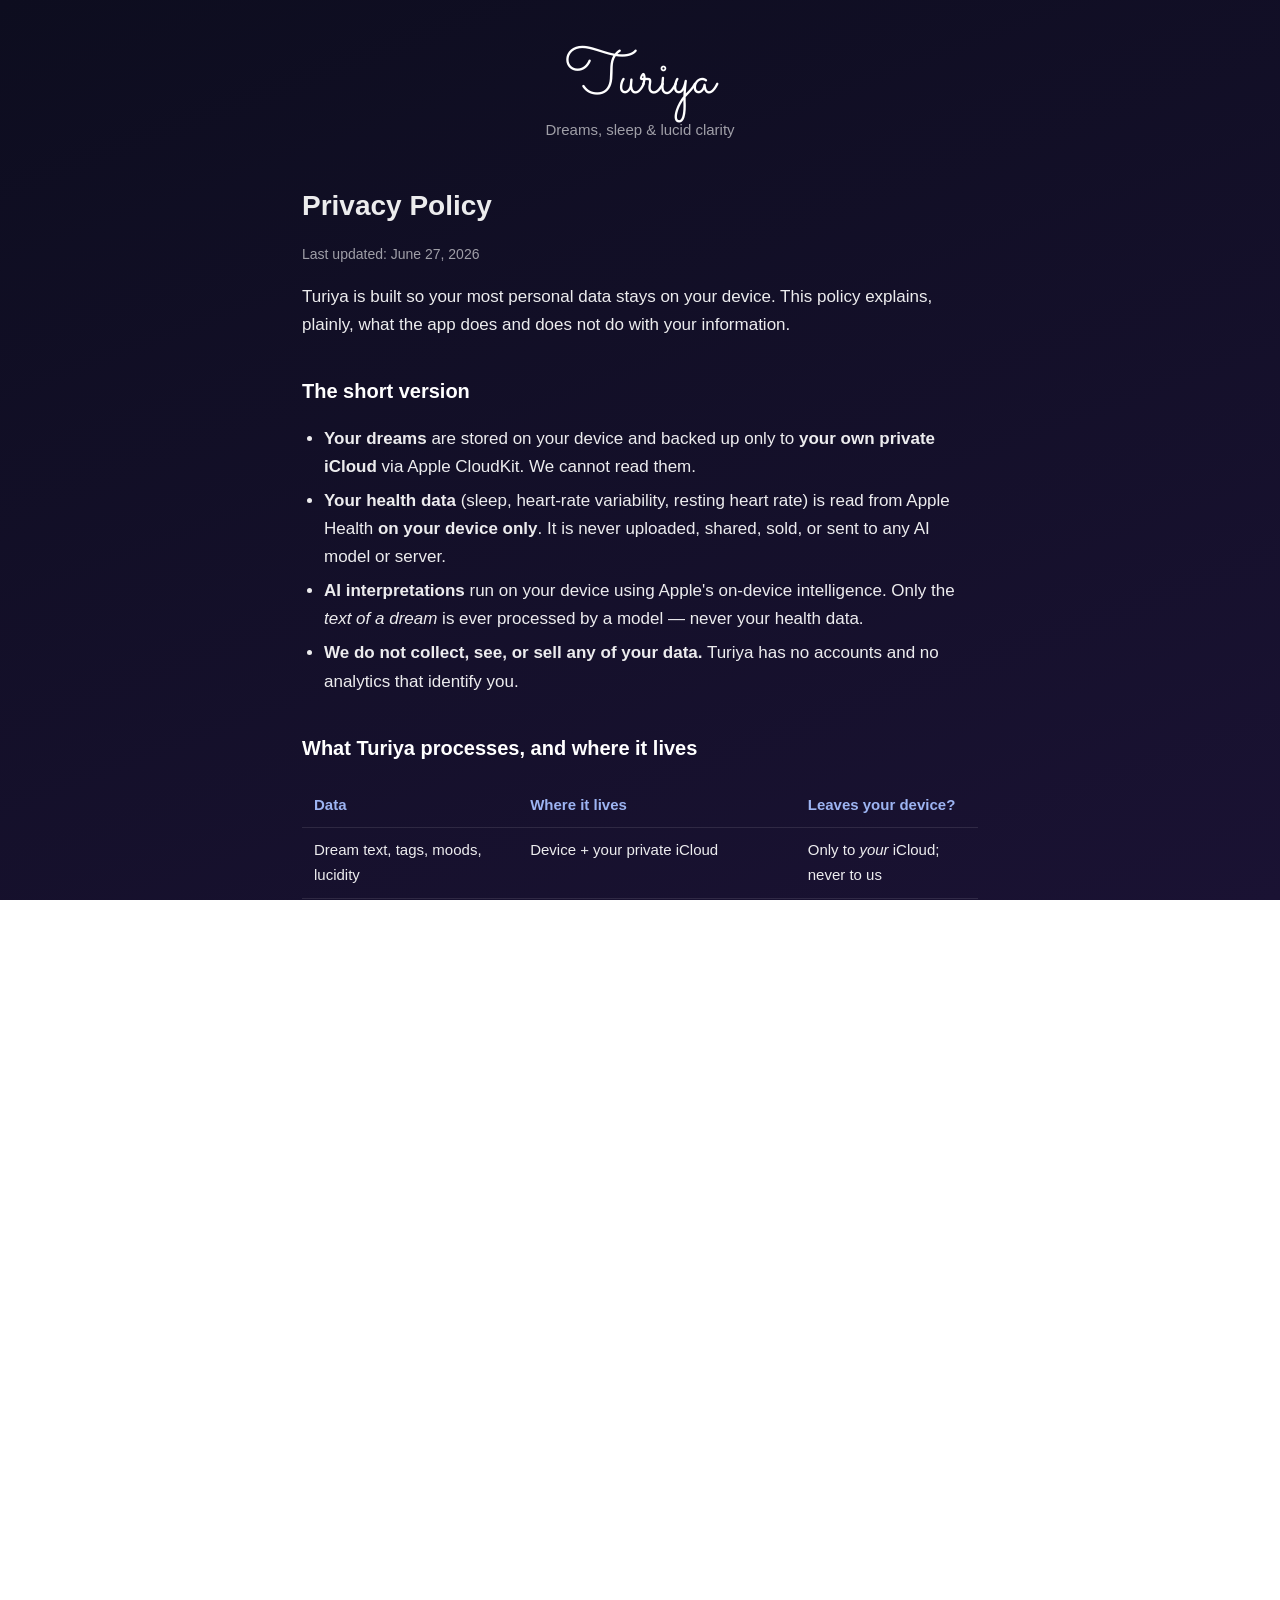
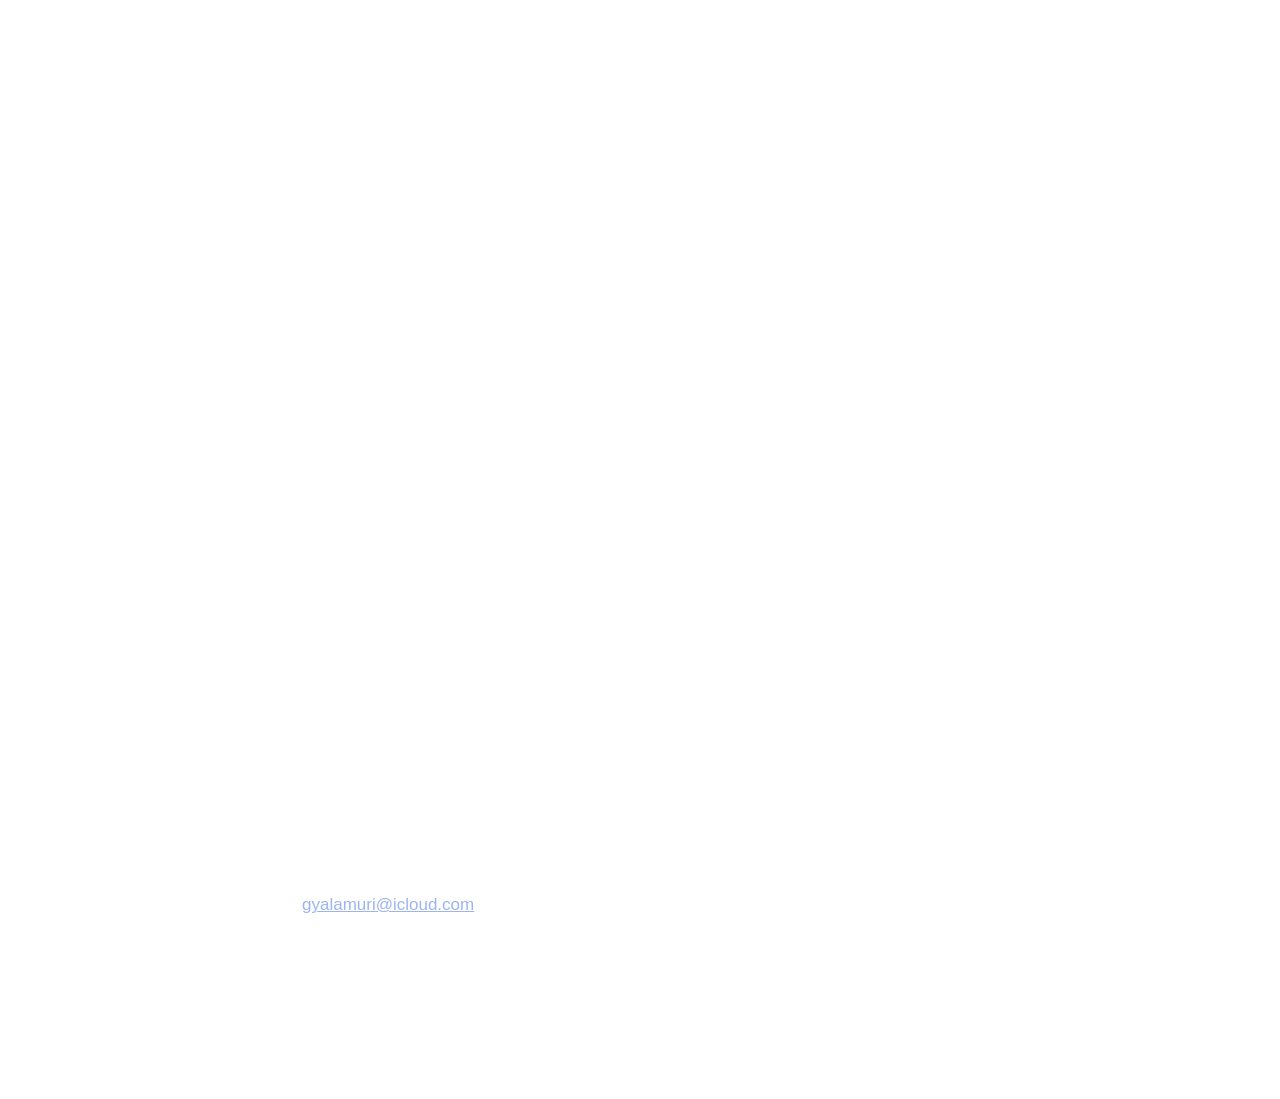
<file: turiya/privacy/index.html>
<!DOCTYPE html>
<html lang="en">
<head>
  <meta charset="UTF-8">
  <meta name="viewport" content="width=device-width, initial-scale=1">
  <title>Turiya — Privacy Policy</title>
  <meta name="description" content="Turiya's privacy policy. Your dreams and health data stay on your device.">
  <link rel="stylesheet" href="/turiya/style.css">
</head>
<body>
  <div class="wrap">
    <header class="brand">
      <a class="name" href="/turiya/">Turiya</a>
      <div class="tagline">Dreams, sleep &amp; lucid clarity</div>
    </header>

    <h1>Privacy Policy</h1>
    <p class="updated">Last updated: June 27, 2026</p>

    <p>Turiya is built so your most personal data stays on your device. This policy
    explains, plainly, what the app does and does not do with your information.</p>

    <h2>The short version</h2>
    <ul>
      <li><strong>Your dreams</strong> are stored on your device and backed up only to <strong>your own private iCloud</strong> via Apple CloudKit. We cannot read them.</li>
      <li><strong>Your health data</strong> (sleep, heart-rate variability, resting heart rate) is read from Apple Health <strong>on your device only</strong>. It is never uploaded, shared, sold, or sent to any AI model or server.</li>
      <li><strong>AI interpretations</strong> run on your device using Apple's on-device intelligence. Only the <em>text of a dream</em> is ever processed by a model — never your health data.</li>
      <li><strong>We do not collect, see, or sell any of your data.</strong> Turiya has no accounts and no analytics that identify you.</li>
    </ul>

    <h2>What Turiya processes, and where it lives</h2>
    <table>
      <thead><tr><th>Data</th><th>Where it lives</th><th>Leaves your device?</th></tr></thead>
      <tbody>
        <tr><td>Dream text, tags, moods, lucidity</td><td>Device + your private iCloud</td><td>Only to <em>your</em> iCloud; never to us</td></tr>
        <tr><td>Voice dictation</td><td>Device only (transcribed on-device, then discarded)</td><td>No</td></tr>
        <tr><td>Sleep / HRV / resting heart rate</td><td>Device only (Apple Health)</td><td><strong>Never</strong></td></tr>
        <tr><td>Insights &amp; correlations</td><td>Computed on-device</td><td><strong>Never</strong></td></tr>
        <tr><td>App settings (onboarding, reminders)</td><td>Device only</td><td>No</td></tr>
      </tbody>
    </table>

    <h2>Apple Health</h2>
    <p>Turiya requests <strong>read-only</strong> access to specific Health data types
    (sleep analysis, heart-rate variability, resting heart rate, respiratory rate) to
    notice patterns between your sleep and your dreams. This processing happens entirely
    on your device. We never write to Health, and your health data is never transmitted
    off your device. You can grant or revoke this access at any time in the iOS Settings
    app. Turiya is fully usable with no Health access at all.</p>

    <h2>Artificial intelligence</h2>
    <p>When you ask for an interpretation, the <strong>text of that dream</strong> may be
    processed by Apple's on-device foundation models (including Apple's Private Cloud
    Compute, which Apple operates under its own privacy protections). No health data is
    ever included in any AI request. Interpretations are reflective, not medical or
    clinical advice.</p>

    <h2>iCloud sync</h2>
    <p>If you are signed into iCloud, your dreams sync across your devices through your
    <strong>private</strong> CloudKit database. This is your personal iCloud storage,
    governed by Apple's iCloud terms and privacy policy. We have no access to it.</p>

    <h2>What we never do</h2>
    <ul>
      <li>We never sell your data.</li>
      <li>We never use your health data for advertising.</li>
      <li>We never make medical or clinical claims; insights are reflections, not diagnoses.</li>
      <li>We do not track you across apps or websites.</li>
    </ul>

    <h2>Children</h2>
    <p>Turiya is intended for users <strong>13 and older</strong> and is not directed at
    children under 13.</p>

    <h2>Your choices</h2>
    <ul>
      <li>Use the app with no Health access (journal + AI only).</li>
      <li>Delete any dream at any time; deletions sync to your iCloud.</li>
      <li>Manage Health permissions in iOS Settings.</li>
    </ul>

    <h2>Changes</h2>
    <p>We will update this policy as the app evolves and revise the date above.</p>

    <h2>Contact</h2>
    <p><a href="mailto:gyalamuri@icloud.com">gyalamuri@icloud.com</a></p>

    <footer>
      <a href="/turiya/">Turiya</a> ·
      <a href="/turiya/terms/">Terms</a> ·
      <a href="/turiya/support/">Support</a>
    </footer>
  </div>
</body>
</html>
</file>
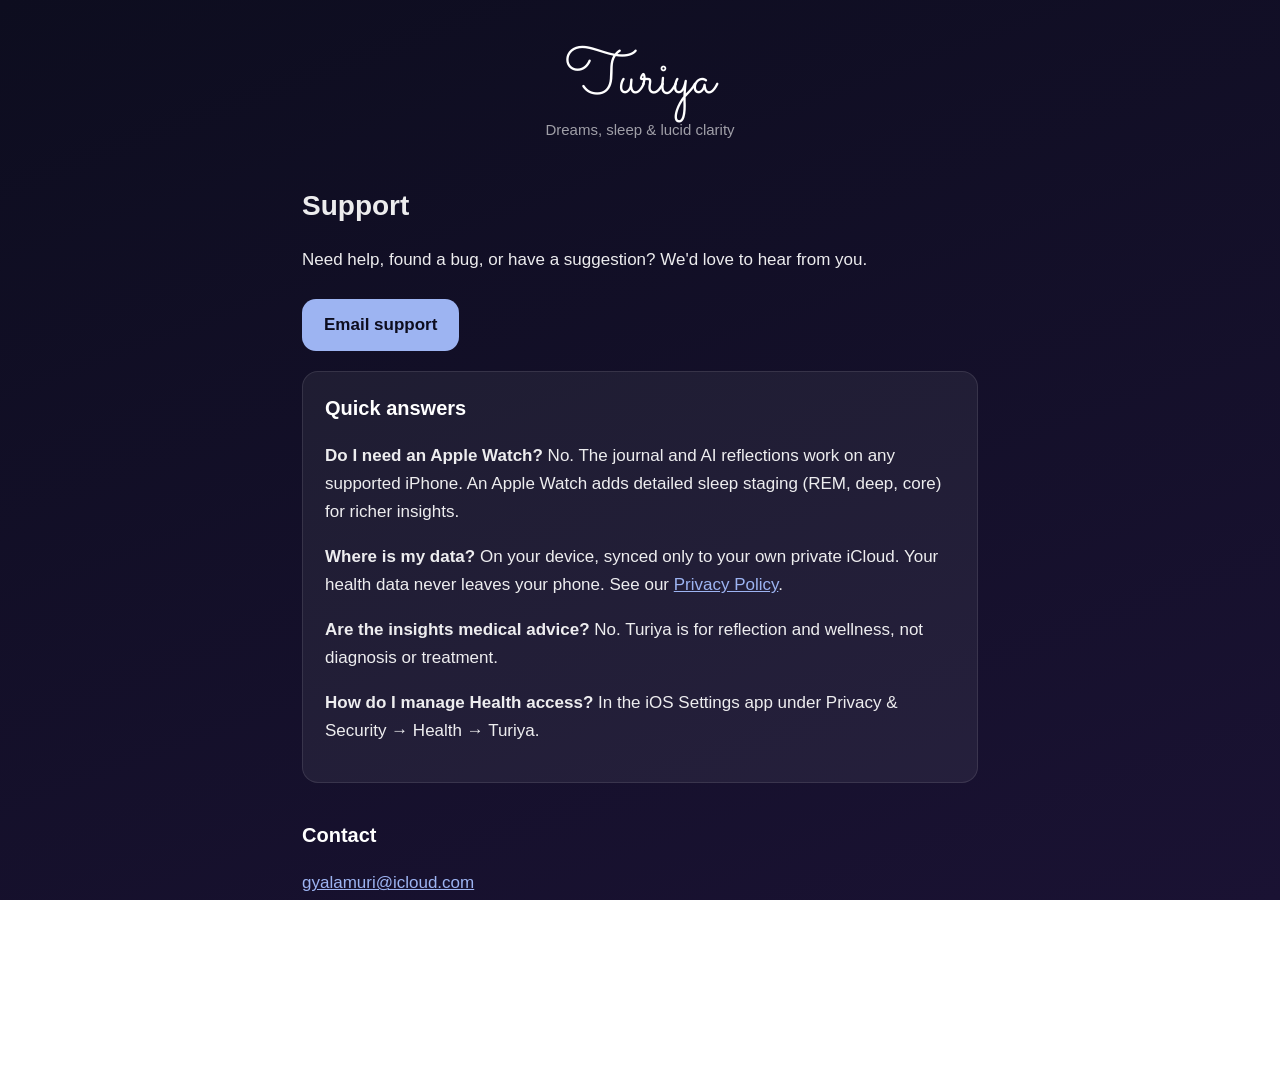
<file: turiya/support/index.html>
<!DOCTYPE html>
<html lang="en">
<head>
  <meta charset="UTF-8">
  <meta name="viewport" content="width=device-width, initial-scale=1">
  <title>Turiya — Support</title>
  <meta name="description" content="Get help with Turiya.">
  <link rel="stylesheet" href="/turiya/style.css">
</head>
<body>
  <div class="wrap">
    <header class="brand">
      <a class="name" href="/turiya/">Turiya</a>
      <div class="tagline">Dreams, sleep &amp; lucid clarity</div>
    </header>

    <h1>Support</h1>

    <p>Need help, found a bug, or have a suggestion? We'd love to hear from you.</p>

    <p><a class="button" href="mailto:gyalamuri@icloud.com">Email support</a></p>

    <div class="card">
      <h2 style="margin-top:0">Quick answers</h2>
      <p><strong>Do I need an Apple Watch?</strong> No. The journal and AI reflections
      work on any supported iPhone. An Apple Watch adds detailed sleep staging (REM,
      deep, core) for richer insights.</p>
      <p><strong>Where is my data?</strong> On your device, synced only to your own
      private iCloud. Your health data never leaves your phone. See our
      <a href="/turiya/privacy/">Privacy Policy</a>.</p>
      <p><strong>Are the insights medical advice?</strong> No. Turiya is for reflection
      and wellness, not diagnosis or treatment.</p>
      <p><strong>How do I manage Health access?</strong> In the iOS Settings app under
      Privacy &amp; Security → Health → Turiya.</p>
    </div>

    <h2>Contact</h2>
    <p><a href="mailto:gyalamuri@icloud.com">gyalamuri@icloud.com</a></p>

    <footer>
      <a href="/turiya/">Turiya</a> ·
      <a href="/turiya/privacy/">Privacy</a> ·
      <a href="/turiya/terms/">Terms</a>
    </footer>
  </div>
</body>
</html>
</file>
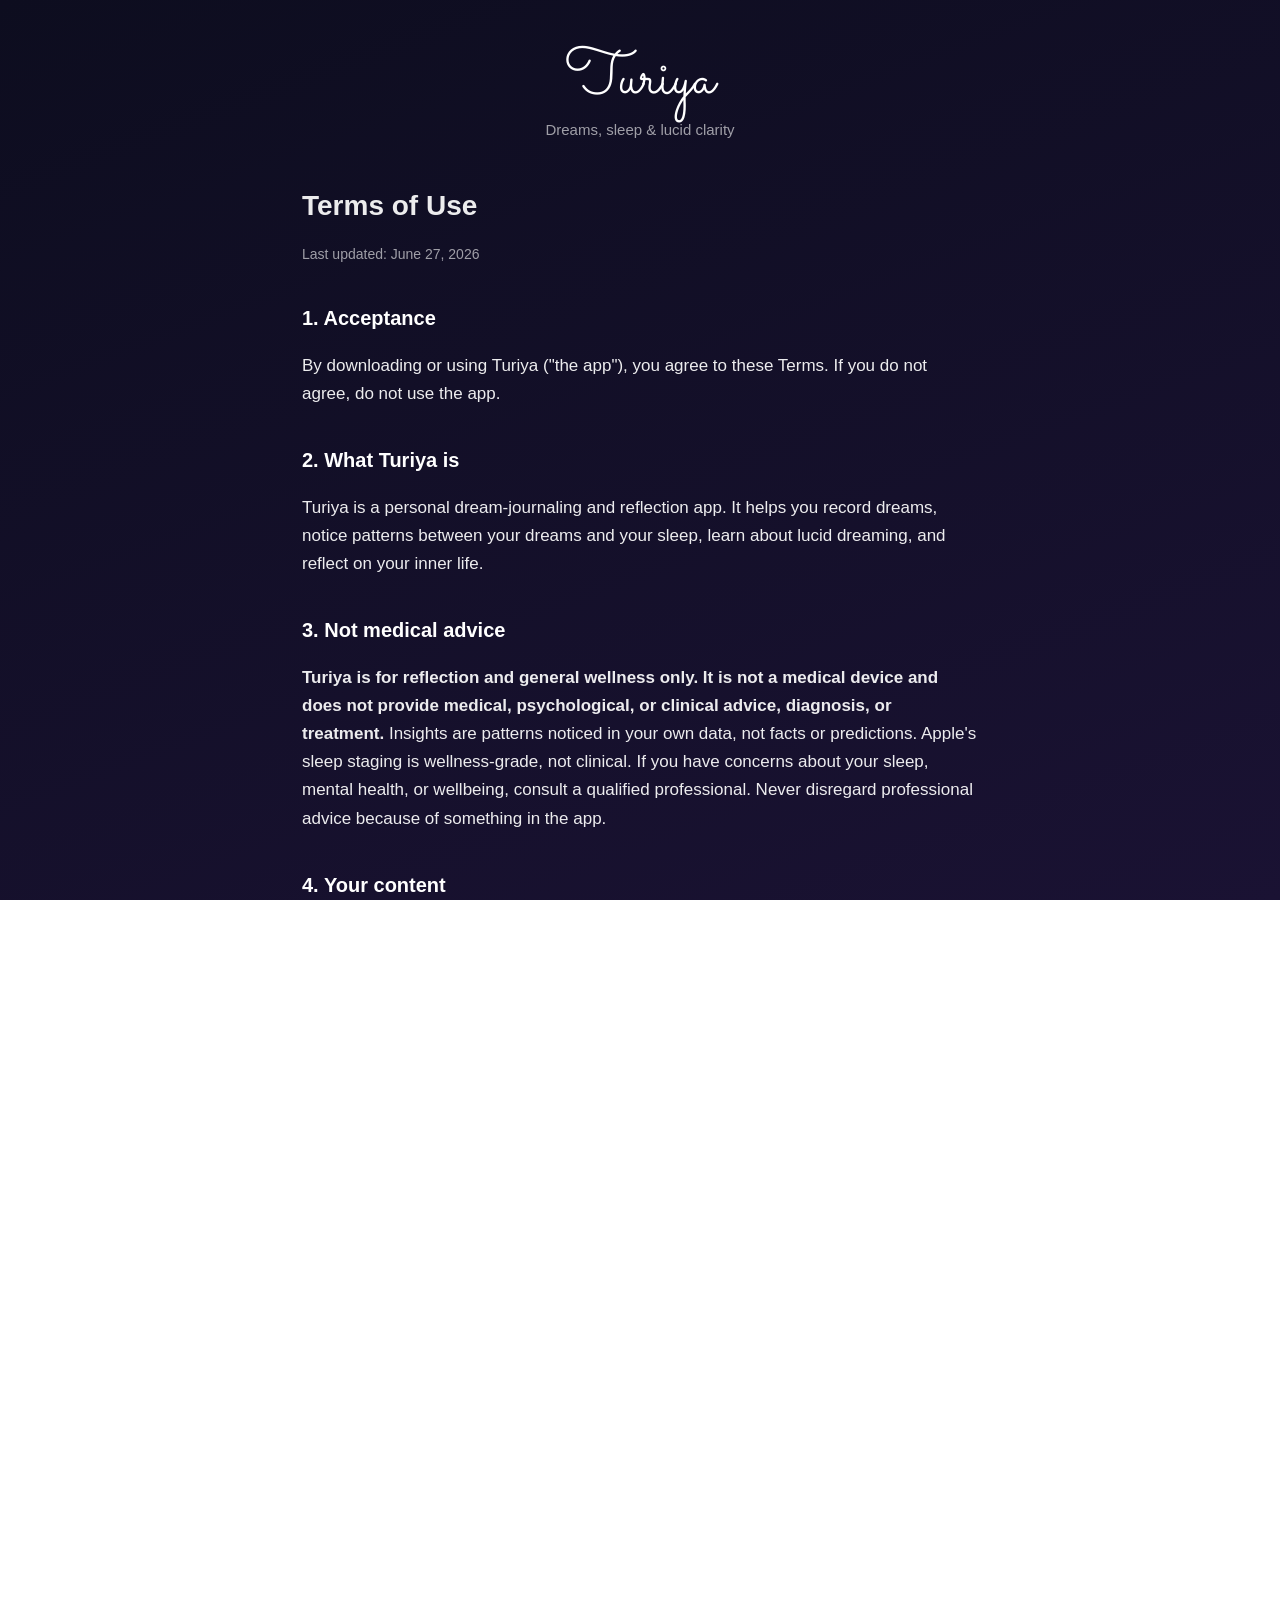
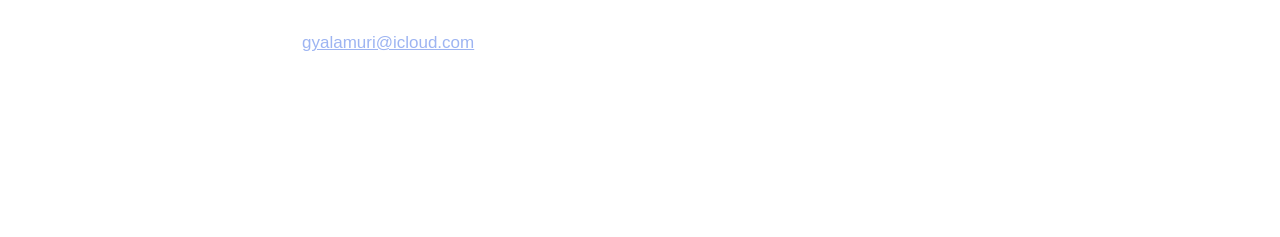
<file: turiya/terms/index.html>
<!DOCTYPE html>
<html lang="en">
<head>
  <meta charset="UTF-8">
  <meta name="viewport" content="width=device-width, initial-scale=1">
  <title>Turiya — Terms of Use</title>
  <meta name="description" content="Turiya's terms of use.">
  <link rel="stylesheet" href="/turiya/style.css">
</head>
<body>
  <div class="wrap">
    <header class="brand">
      <a class="name" href="/turiya/">Turiya</a>
      <div class="tagline">Dreams, sleep &amp; lucid clarity</div>
    </header>

    <h1>Terms of Use</h1>
    <p class="updated">Last updated: June 27, 2026</p>

    <h2>1. Acceptance</h2>
    <p>By downloading or using Turiya ("the app"), you agree to these Terms. If you do
    not agree, do not use the app.</p>

    <h2>2. What Turiya is</h2>
    <p>Turiya is a personal dream-journaling and reflection app. It helps you record
    dreams, notice patterns between your dreams and your sleep, learn about lucid
    dreaming, and reflect on your inner life.</p>

    <h2>3. Not medical advice</h2>
    <p><strong>Turiya is for reflection and general wellness only. It is not a medical
    device and does not provide medical, psychological, or clinical advice, diagnosis,
    or treatment.</strong> Insights are patterns noticed in your own data, not facts or
    predictions. Apple's sleep staging is wellness-grade, not clinical. If you have
    concerns about your sleep, mental health, or wellbeing, consult a qualified
    professional. Never disregard professional advice because of something in the app.</p>

    <h2>4. Your content</h2>
    <p>Your dreams and entries are yours. They are stored on your device and your private
    iCloud. You are responsible for your content and for keeping your device secure.</p>

    <h2>5. AI-generated content</h2>
    <p>Interpretations and reflections are generated by AI and may be inaccurate or
    incomplete. Treat them as prompts for reflection, not authoritative statements.</p>

    <h2>6. Acceptable use</h2>
    <p>Use the app lawfully and for personal, non-commercial purposes. Do not attempt to
    reverse engineer, disrupt, or misuse the app.</p>

    <h2>7. Disclaimers &amp; liability</h2>
    <p>The app is provided "as is," without warranties of any kind. To the maximum extent
    permitted by law, we are not liable for any damages arising from your use of the app,
    including reliance on any insight or interpretation.</p>

    <h2>8. Changes</h2>
    <p>We may update these Terms as the app evolves and will revise the date above.</p>

    <h2>9. Contact</h2>
    <p><a href="mailto:gyalamuri@icloud.com">gyalamuri@icloud.com</a></p>

    <footer>
      <a href="/turiya/">Turiya</a> ·
      <a href="/turiya/privacy/">Privacy</a> ·
      <a href="/turiya/support/">Support</a>
    </footer>
  </div>
</body>
</html>
</file>
<file: stylesheet.css>
:root {
  --bg: #0c1320;
  --bg-deep: #070b13;
  --surface: rgba(16, 24, 40, 0.88);
  --surface-soft: rgba(20, 30, 49, 0.74);
  --surface-strong: rgba(11, 17, 29, 0.94);
  --surface-warm: rgba(89, 54, 33, 0.12);
  --line: rgba(148, 187, 211, 0.12);
  --line-strong: rgba(148, 187, 211, 0.24);
  --text: #f4efe8;
  --muted: #9aabbe;
  --muted-strong: #ced8e4;
  --accent: #89b7d8;
  --accent-2: #cf8454;
  --accent-3: #7fb0aa;
  --shadow: 0 32px 80px rgba(0, 0, 0, 0.42);
  --radius: 30px;
  --max: 1280px;
}

* {
  box-sizing: border-box;
}

html {
  scroll-behavior: smooth;
}

body {
  margin: 0;
  min-height: 100vh;
  color: var(--text);
  background:
    radial-gradient(circle at top left, rgba(207, 132, 84, 0.16), transparent 24%),
    radial-gradient(circle at 85% 12%, rgba(137, 183, 216, 0.18), transparent 28%),
    linear-gradient(180deg, #0b111b 0%, #0d1421 48%, #080d15 100%);
  font-family: "Manrope", sans-serif;
  font-size: 16px;
  line-height: 1.58;
  overflow-x: hidden;
}

body::before {
  content: "";
  position: fixed;
  inset: 0;
  pointer-events: none;
  background:
    linear-gradient(rgba(255, 255, 255, 0.02), rgba(255, 255, 255, 0)),
    linear-gradient(90deg, transparent 0%, rgba(255, 255, 255, 0.018) 50%, transparent 100%);
  opacity: 0.7;
  z-index: 0;
}

a {
  color: inherit;
  text-decoration: none;
}

button {
  font: inherit;
}

img {
  display: block;
  max-width: 100%;
}

#pointer-glow,
.ambient,
.grid-overlay,
.noise {
  position: fixed;
  inset: 0;
  pointer-events: none;
  z-index: 0;
}

#pointer-glow {
  inset: auto;
  left: 0;
  top: 0;
  width: min(56vw, 760px);
  height: min(56vw, 760px);
  background: radial-gradient(circle, rgba(137, 183, 216, 0.16) 0%, rgba(137, 183, 216, 0.08) 22%, transparent 62%);
  transform: translate(-50%, -50%);
  transition: opacity 0.3s ease;
  opacity: 0.9;
  mix-blend-mode: screen;
}

.ambient {
  filter: blur(110px);
  opacity: 0.55;
}

.ambient-one {
  background: radial-gradient(circle, rgba(207, 132, 84, 0.16), transparent 46%);
  transform: translate(-10%, -6%);
  animation: drift-a 22s ease-in-out infinite alternate;
}

.ambient-two {
  background: radial-gradient(circle, rgba(127, 176, 170, 0.14), transparent 48%);
  transform: translate(60%, 10%);
  animation: drift-b 26s ease-in-out infinite alternate;
}

.grid-overlay {
  background-image:
    linear-gradient(rgba(255, 255, 255, 0.035) 1px, transparent 1px),
    linear-gradient(90deg, rgba(255, 255, 255, 0.035) 1px, transparent 1px);
  background-size: 72px 72px;
  mask-image: radial-gradient(circle at center, black 34%, transparent 86%);
  opacity: 0.22;
}

.noise {
  opacity: 0.05;
  background-image: radial-gradient(circle, rgba(255, 255, 255, 0.8) 0.6px, transparent 0.8px);
  background-size: 20px 20px;
}

.site-signature {
  position: fixed;
  top: 28px;
  left: 50%;
  transform: translateX(-50%);
  z-index: 13;
  transition: top 0.28s ease, transform 0.28s ease;
}

.signature-mark {
  position: relative;
  display: inline-block;
  padding: 15px 30px 17px;
  border-radius: 999px;
  background:
    radial-gradient(circle at top left, rgba(207, 132, 84, 0.14), transparent 34%),
    rgba(8, 13, 23, 0.42);
  backdrop-filter: blur(14px);
  color: transparent;
  font-family: "Fraunces", serif;
  font-size: 2rem;
  line-height: 1;
  letter-spacing: -0.04em;
  box-shadow: 0 10px 24px rgba(0, 0, 0, 0.14);
  background-image:
    linear-gradient(90deg, #f5ede3 0%, #e1a173 46%, #b7d5e8 100%);
  -webkit-background-clip: text;
  background-clip: text;
  text-shadow: 0 10px 26px rgba(0, 0, 0, 0.18);
  transition: padding 0.28s ease, font-size 0.28s ease, background 0.28s ease, box-shadow 0.28s ease;
}

.signature-mark::after {
  content: "";
  position: absolute;
  left: 22px;
  right: 22px;
  bottom: 8px;
  height: 1px;
  background: linear-gradient(90deg, rgba(207, 132, 84, 0), rgba(207, 132, 84, 0.55), rgba(137, 183, 216, 0.42), rgba(137, 183, 216, 0));
  opacity: 0.9;
}

body.is-scrolled .site-signature {
  top: 28px;
}

body.is-scrolled .signature-mark {
  padding: 8px 18px 10px;
  font-size: 1.22rem;
  background-image:
    linear-gradient(90deg, #f5ede3 0%, #e1a173 42%, #b7d5e8 100%);
  box-shadow: 0 10px 24px rgba(0, 0, 0, 0.14);
}

.mono {
  font-family: "SFMono-Regular", Consolas, "Liberation Mono", Menlo, monospace;
  letter-spacing: 0.08em;
  text-transform: uppercase;
}

.story-nav {
  position: fixed;
  left: 24px;
  top: 50%;
  transform: translateY(-50%);
  display: flex;
  flex-direction: column;
  gap: 14px;
  z-index: 12;
}

.story-link {
  position: relative;
  padding-left: 20px;
  color: rgba(244, 239, 232, 0.46);
  font-size: 0.75rem;
  letter-spacing: 0.18em;
  text-transform: uppercase;
  transition: color 0.25s ease, transform 0.25s ease;
}

.story-link::before {
  content: "";
  position: absolute;
  left: 0;
  top: 50%;
  width: 9px;
  height: 9px;
  border-radius: 50%;
  border: 1px solid var(--line-strong);
  transform: translateY(-50%);
  transition: all 0.25s ease;
}

.story-link:hover,
.story-link.is-active {
  color: var(--text);
  transform: translateX(6px);
}

.story-link.is-active::before {
  background: var(--accent);
  box-shadow: 0 0 0 8px rgba(137, 183, 216, 0.12);
}

.story-progress {
  margin-top: 8px;
  width: 2px;
  height: 132px;
  background: rgba(255, 255, 255, 0.08);
  border-radius: 999px;
  overflow: hidden;
}

.story-progress span {
  display: block;
  width: 100%;
  height: 0;
  background: linear-gradient(180deg, var(--accent), var(--accent-2));
  border-radius: inherit;
  transition: height 0.2s linear;
}

main {
  position: relative;
  z-index: 1;
  width: min(calc(100% - 152px), var(--max));
  margin: 0 auto;
  padding: 132px 0 120px;
}

section {
  position: relative;
  margin-bottom: 96px;
}

.hero {
  min-height: calc(100vh - 144px);
  display: grid;
  grid-template-columns: minmax(0, 1.04fr) minmax(360px, 0.96fr);
  gap: 28px;
  align-items: stretch;
}

.hero-copy,
.story-manifesto,
.chapter-card,
.impact-feature,
.impact-card,
.project-card,
.stack-panel,
.capability-card,
.signal-card,
.contact-panel,
.contact-note,
.mindset-card,
.mission-card,
.quote-card,
.experience-strip article {
  border: 1px solid var(--line);
  background:
    linear-gradient(180deg, rgba(18, 26, 43, 0.95), rgba(12, 18, 31, 0.88)),
    var(--surface);
  box-shadow: var(--shadow);
  backdrop-filter: blur(20px);
}

.hero-copy {
  border-radius: 38px;
  padding: 42px;
  display: flex;
  flex-direction: column;
}

.eyebrow {
  margin: 0 0 14px;
  color: var(--accent-2);
  text-transform: uppercase;
  letter-spacing: 0.22em;
  font-size: 0.72rem;
  font-weight: 700;
}

h1,
h2,
h3 {
  margin: 0;
  font-family: "Fraunces", serif;
  line-height: 0.98;
}

h1 {
  max-width: 11ch;
  font-size: clamp(3.2rem, 6vw, 5.4rem);
  letter-spacing: -0.045em;
}

h1 span {
  display: block;
  color: var(--muted-strong);
}

h2 {
  max-width: 14ch;
  font-size: clamp(2.2rem, 3.8vw, 3.4rem);
  letter-spacing: -0.04em;
}

h3 {
  font-size: clamp(1.24rem, 2vw, 1.76rem);
  letter-spacing: -0.025em;
}

p {
  margin: 0;
  color: var(--muted);
  font-size: 0.98rem;
}

.hero-lead {
  max-width: 60ch;
  margin-top: 22px;
  color: var(--muted-strong);
  font-size: 1rem;
}

.hero-story {
  max-width: 60ch;
  margin-top: 14px;
}

.hero-actions,
.contact-actions {
  display: flex;
  flex-wrap: wrap;
  gap: 14px;
  margin-top: 30px;
}

.button {
  display: inline-flex;
  align-items: center;
  justify-content: center;
  min-height: 50px;
  padding: 0 20px;
  border-radius: 999px;
  border: 1px solid transparent;
  transition: transform 0.25s ease, border-color 0.25s ease, background 0.25s ease;
}

.button:hover {
  transform: translateY(-2px);
}

.button.primary {
  background: linear-gradient(135deg, var(--accent-2), #e1a173);
  color: #120d09;
  font-weight: 800;
}

.button.secondary {
  border-color: var(--line-strong);
  background: rgba(255, 255, 255, 0.03);
  color: var(--muted-strong);
}

.hero-signal-grid {
  display: grid;
  grid-template-columns: repeat(3, minmax(0, 1fr));
  gap: 12px;
  margin-top: 30px;
}

.signal-tile {
  padding: 18px 16px;
  border-radius: 24px;
  background:
    linear-gradient(180deg, rgba(255, 255, 255, 0.04), rgba(255, 255, 255, 0.015)),
    rgba(7, 12, 22, 0.65);
  border: 1px solid rgba(255, 255, 255, 0.05);
}

.signal-tile span,
.chapter-kicker,
.card-topline span,
.project-top span {
  display: block;
  color: var(--muted);
  font-size: 0.7rem;
}

.signal-tile strong {
  display: block;
  margin: 10px 0 8px;
  color: var(--text);
  font-size: 1rem;
}

.signal-tile p {
  font-size: 0.84rem;
}

.hero-rack {
  display: grid;
  gap: 18px;
  margin-top: auto;
  padding-top: 28px;
}

.quote-chip,
.section-note,
.chapter-quote,
.contact-note p,
.rotator-quote {
  color: var(--muted-strong);
}

.quote-chip {
  display: inline-flex;
  align-self: flex-start;
  padding: 11px 15px;
  border-radius: 999px;
  border: 1px solid rgba(137, 183, 216, 0.12);
  background: rgba(137, 183, 216, 0.08);
  font-size: 0.85rem;
}

.hero-tags {
  display: flex;
  flex-wrap: wrap;
  gap: 10px;
  padding: 0;
  margin: 0;
  list-style: none;
}

.hero-tags li,
.project-tags span,
.impact-flow span {
  padding: 8px 12px;
  border-radius: 999px;
  border: 1px solid rgba(255, 255, 255, 0.08);
  background: rgba(255, 255, 255, 0.04);
  color: var(--muted-strong);
  font-size: 0.77rem;
}

.hero-stage {
  display: grid;
  grid-template-columns: 1fr 1fr;
  gap: 18px;
}

.mindset-card {
  grid-column: 1 / -1;
  border-radius: 38px;
  padding: 28px;
  display: grid;
  gap: 18px;
  align-content: space-between;
  min-height: 340px;
  background:
    radial-gradient(circle at top right, rgba(207, 132, 84, 0.18), transparent 24%),
    radial-gradient(circle at bottom left, rgba(137, 183, 216, 0.14), transparent 30%),
    linear-gradient(180deg, rgba(21, 31, 49, 0.98), rgba(10, 15, 26, 0.96));
}

.mindset-card::before {
  content: "";
  position: absolute;
  inset: 20px;
  border-radius: 28px;
  border: 1px solid rgba(255, 255, 255, 0.05);
  pointer-events: none;
}

.mindset-quote {
  max-width: 10ch;
  font-family: "Fraunces", serif;
  font-size: clamp(2.5rem, 5vw, 4.6rem);
  line-height: 0.98;
  letter-spacing: -0.05em;
  color: var(--text);
}

.mindset-quote span {
  display: block;
  color: var(--accent-2);
}

.mindset-note {
  max-width: 56ch;
  color: var(--muted-strong);
  font-size: 0.96rem;
}

.impact-mini-grid div {
  padding: 16px;
  border-radius: 22px;
  background: rgba(255, 255, 255, 0.04);
  border: 1px solid rgba(255, 255, 255, 0.06);
}

.mission-card,
.quote-card {
  border-radius: 30px;
  padding: 22px;
}

.mission-card {
  display: grid;
  align-content: start;
  gap: 14px;
  background:
    linear-gradient(180deg, rgba(18, 28, 44, 0.96), rgba(11, 17, 29, 0.96)),
    var(--surface);
}

.quote-card {
  display: flex;
  flex-direction: column;
  justify-content: space-between;
  gap: 18px;
  background:
    radial-gradient(circle at bottom left, rgba(127, 176, 170, 0.12), transparent 35%),
    linear-gradient(180deg, rgba(18, 28, 44, 0.92), rgba(10, 15, 26, 0.92));
}

.card-topline {
  display: flex;
  justify-content: space-between;
  gap: 12px;
  align-items: baseline;
}

.card-topline p,
.project-top p,
.chapter-kicker {
  color: var(--accent-2);
  font-size: 0.72rem;
}

.mission-list,
.chapter-list,
.stack-points {
  margin: 0;
  padding-left: 18px;
  display: grid;
  gap: 10px;
  color: var(--muted-strong);
}

.mission-list li::marker,
.chapter-list li::marker,
.stack-points li::marker {
  color: var(--accent);
}

.rotator-quote {
  min-height: 84px;
  font-family: "Fraunces", serif;
  font-size: clamp(1.25rem, 2.2vw, 1.8rem);
  line-height: 1.14;
}

.quote-dots {
  display: flex;
  gap: 8px;
}

.quote-dots span {
  width: 8px;
  height: 8px;
  border-radius: 50%;
  background: rgba(255, 255, 255, 0.16);
  transition: transform 0.25s ease, background 0.25s ease;
}

.quote-dots span.is-active {
  background: var(--accent-2);
  transform: scale(1.2);
}

.section-heading {
  margin-bottom: 26px;
}

.section-note {
  margin-top: 14px;
  max-width: 54ch;
  font-size: 0.9rem;
}

.story-layout {
  display: grid;
  grid-template-columns: 340px minmax(0, 1fr);
  gap: 22px;
  align-items: start;
}

.story-manifesto {
  position: sticky;
  top: 86px;
  border-radius: 32px;
  padding: 28px;
  display: grid;
  gap: 18px;
}

.manifesto-block {
  padding-bottom: 18px;
  border-bottom: 1px solid rgba(255, 255, 255, 0.08);
}

.manifesto-grid {
  display: grid;
  gap: 14px;
  margin-top: 14px;
}

.manifesto-grid article {
  padding: 14px 0;
  border-top: 1px solid rgba(255, 255, 255, 0.06);
}

.manifesto-grid article:first-child {
  border-top: 0;
  padding-top: 0;
}

.manifesto-grid strong {
  display: block;
  margin-bottom: 6px;
  color: var(--text);
}

.chapter-hud {
  padding: 4px 0 0;
}

.chapter-label {
  color: var(--accent);
  font-size: 0.7rem;
}

.chapter-hud h3 {
  margin-top: 12px;
  font-size: 1.8rem;
}

.chapter-hud p:last-child {
  margin-top: 14px;
}

.chapter-timeline {
  display: grid;
  gap: 18px;
}

.chapter-card,
.impact-card,
.project-card,
.capability-card,
.signal-card,
.contact-note {
  position: relative;
  overflow: hidden;
}

.chapter-card,
.impact-card,
.project-card,
.capability-card,
.signal-card {
  border-radius: 28px;
  padding: 28px;
}

.chapter-card.is-current {
  border-color: rgba(137, 183, 216, 0.28);
  box-shadow: 0 0 0 1px rgba(137, 183, 216, 0.12), var(--shadow);
}

.chapter-card::after,
.impact-feature::after,
.impact-card::after,
.project-card::after,
.capability-card::after,
.signal-card::after,
.contact-panel::after,
.contact-note::after,
.experience-strip article::after,
.story-manifesto::after {
  content: "";
  position: absolute;
  inset: auto -10% 0;
  height: 1px;
  background: linear-gradient(90deg, transparent, rgba(137, 183, 216, 0.26), transparent);
}

.chapter-head {
  display: flex;
  align-items: center;
  gap: 14px;
  margin-bottom: 18px;
}

.chapter-index {
  display: inline-flex;
  align-items: center;
  justify-content: center;
  width: 50px;
  height: 50px;
  border-radius: 50%;
  border: 1px solid rgba(137, 183, 216, 0.18);
  color: var(--accent);
  background: rgba(137, 183, 216, 0.06);
}

.chapter-card p {
  margin-top: 14px;
}

.chapter-quote {
  color: var(--accent);
  font-size: 0.9rem;
}

.impact-layout {
  display: grid;
  grid-template-columns: 1.2fr 1fr;
  gap: 18px;
}

.impact-feature {
  border-radius: 32px;
  padding: 30px;
  display: grid;
  gap: 22px;
  align-content: space-between;
  background:
    radial-gradient(circle at top right, rgba(207, 132, 84, 0.12), transparent 28%),
    linear-gradient(180deg, rgba(19, 28, 43, 0.96), rgba(10, 16, 27, 0.92));
}

.impact-feature-top {
  display: grid;
  gap: 16px;
}

.impact-feature-top h3 {
  max-width: 13ch;
}

.impact-feature-top p:last-child {
  max-width: 34ch;
  font-size: 0.96rem;
}

.impact-feature-bottom {
  display: grid;
  gap: 16px;
  padding-top: 6px;
}

.impact-flow {
  display: flex;
  flex-wrap: wrap;
  gap: 10px;
}

.impact-mini-grid {
  display: grid;
  grid-template-columns: repeat(2, minmax(0, 1fr));
  gap: 12px;
}

.impact-mini-grid div {
  padding: 18px 20px;
  border-radius: 22px;
  background: rgba(255, 255, 255, 0.04);
  border: 1px solid rgba(255, 255, 255, 0.06);
}

.impact-mini-grid strong {
  display: block;
  color: var(--text);
  margin-bottom: 6px;
  font-size: 1rem;
}

.impact-grid,
.project-grid,
.capability-grid,
.signal-grid {
  display: grid;
  gap: 18px;
}

.impact-grid {
  grid-template-columns: repeat(2, minmax(0, 1fr));
}

.impact-card {
  min-height: 220px;
  display: flex;
  flex-direction: column;
  justify-content: space-between;
}

.impact-value {
  display: block;
  color: var(--accent-2);
  font-family: "Fraunces", serif;
  font-size: clamp(2.6rem, 4.4vw, 3.8rem);
  letter-spacing: -0.05em;
}

.impact-label {
  margin-top: 12px;
}

.experience-strip {
  display: grid;
  grid-template-columns: repeat(4, minmax(0, 1fr));
  gap: 18px;
  margin-top: 18px;
}

.experience-strip article {
  position: relative;
  border-radius: 24px;
  padding: 22px;
}

.experience-strip h3 {
  margin: 8px 0 10px;
  font-size: 1.16rem;
}

.project-grid {
  grid-template-columns: repeat(3, minmax(0, 1fr));
}

.project-card {
  min-height: 288px;
  display: flex;
  flex-direction: column;
}

.project-card.featured {
  grid-column: span 2;
  background:
    radial-gradient(circle at top right, rgba(207, 132, 84, 0.12), transparent 28%),
    linear-gradient(180deg, rgba(22, 32, 51, 0.98), rgba(12, 18, 30, 0.96));
}

.project-top {
  display: flex;
  justify-content: space-between;
  gap: 12px;
  align-items: flex-start;
  margin-bottom: 18px;
}

.project-top span {
  padding: 8px 10px;
  border-radius: 999px;
  background: rgba(255, 255, 255, 0.04);
}

.project-card p {
  margin-top: 12px;
}

.project-tags {
  display: flex;
  flex-wrap: wrap;
  gap: 8px;
  margin: auto 0 22px;
  padding-top: 18px;
}

.project-card a,
.signal-card a {
  color: var(--accent);
  font-weight: 700;
}

.stack-layout {
  display: grid;
  grid-template-columns: 1.15fr 1fr;
  gap: 18px;
}

.stack-panel {
  border-radius: 32px;
  padding: 28px;
}

.stack-switcher {
  display: inline-flex;
  flex-wrap: wrap;
  gap: 10px;
  padding: 8px;
  border-radius: 999px;
  background: rgba(255, 255, 255, 0.04);
  border: 1px solid rgba(255, 255, 255, 0.05);
}

.stack-tab {
  border: 0;
  padding: 10px 16px;
  border-radius: 999px;
  background: transparent;
  color: var(--muted);
  cursor: pointer;
  transition: background 0.25s ease, color 0.25s ease;
}

.stack-tab.is-active {
  background: rgba(137, 183, 216, 0.12);
  color: var(--text);
}

.stack-display {
  margin-top: 24px;
  min-height: 280px;
  padding: 26px;
  border-radius: 26px;
  background:
    linear-gradient(140deg, rgba(255, 255, 255, 0.03), rgba(255, 255, 255, 0.01)),
    rgba(8, 13, 23, 0.46);
  border: 1px solid rgba(255, 255, 255, 0.05);
}

.stack-view {
  display: none;
}

.stack-view.is-active {
  display: block;
  animation: fade-in 0.35s ease;
}

.stack-view p {
  margin-top: 12px;
  max-width: 52ch;
}

.stack-points {
  margin-top: 18px;
}

.capability-grid {
  grid-template-columns: repeat(2, minmax(0, 1fr));
}

.capability-card {
  min-height: 188px;
  display: flex;
  flex-direction: column;
  justify-content: space-between;
}

.capability-card p {
  margin-top: 14px;
}

.signal-layout {
  display: grid;
  grid-template-columns: 1.1fr 0.9fr;
  gap: 18px;
}

.signal-grid {
  grid-template-columns: repeat(3, minmax(0, 1fr));
}

.signal-card {
  min-height: 240px;
  display: flex;
  flex-direction: column;
}

.signal-card h3 {
  margin: 10px 0 12px;
  font-size: 1.3rem;
}

.signal-card a {
  margin-top: auto;
  padding-top: 18px;
}

.contact-column {
  display: grid;
  gap: 18px;
}

.contact-panel {
  position: relative;
  border-radius: 32px;
  padding: 32px;
  display: grid;
  gap: 26px;
  align-content: start;
}

.contact-panel p:last-of-type {
  margin-top: 16px;
  max-width: 56ch;
}

.contact-note {
  border-radius: 28px;
  padding: 24px;
}

.contact-note p {
  margin-top: 14px;
}

.reveal {
  opacity: 0;
  transform: translateY(34px);
  transition: transform 0.8s cubic-bezier(0.18, 1, 0.22, 1), opacity 0.8s ease;
}

.reveal.is-visible {
  opacity: 1;
  transform: translateY(0);
}

.tilt-card {
  transition: transform 0.18s ease, border-color 0.18s ease, box-shadow 0.18s ease;
  transform-style: preserve-3d;
}

.tilt-card:hover {
  border-color: rgba(137, 183, 216, 0.18);
  box-shadow: 0 40px 90px rgba(0, 0, 0, 0.45);
}

@media (max-width: 1180px) {
  main {
    width: min(calc(100% - 72px), var(--max));
  }

  .story-nav {
    display: none;
  }

  .hero,
  .impact-layout,
  .stack-layout,
  .signal-layout {
    grid-template-columns: 1fr;
  }

  .story-layout {
    grid-template-columns: 1fr;
  }

  .story-manifesto {
    position: relative;
    top: 0;
  }

  .signal-grid,
  .experience-strip {
    grid-template-columns: repeat(2, minmax(0, 1fr));
  }
}

@media (max-width: 940px) {
  .site-signature {
    top: 20px;
  }

  body.is-scrolled .site-signature {
    top: 20px;
  }

  main {
    width: min(calc(100% - 36px), var(--max));
    padding-top: 124px;
  }

  .hero-stage,
  .hero-signal-grid,
  .impact-grid,
  .project-grid,
  .capability-grid,
  .signal-grid,
  .experience-strip {
    grid-template-columns: 1fr;
  }

  .impact-feature-top h3,
  .impact-feature-top p:last-child {
    max-width: none;
  }

  .project-card.featured {
    grid-column: auto;
  }
}

@media (max-width: 640px) {
  .site-signature {
    top: 16px;
  }

  .signature-mark {
    padding: 12px 22px 14px;
    font-size: 1.44rem;
  }

  body.is-scrolled .site-signature {
    top: 16px;
  }

  body.is-scrolled .signature-mark {
    padding: 7px 14px 9px;
    font-size: 1rem;
  }

  .hero-copy,
  .story-manifesto,
  .chapter-card,
  .impact-feature,
  .impact-card,
  .project-card,
  .stack-panel,
  .capability-card,
  .signal-card,
  .contact-panel,
  .contact-note,
  .mindset-card,
  .mission-card,
  .quote-card,
  .experience-strip article {
    padding: 22px;
    border-radius: 24px;
  }

  .hero {
    gap: 18px;
  }

  h1 {
    font-size: clamp(2.55rem, 13vw, 4rem);
  }

  h2 {
    font-size: clamp(1.9rem, 9vw, 2.8rem);
  }

  .impact-mini-grid {
    grid-template-columns: 1fr;
  }
}

@media (prefers-reduced-motion: reduce) {
  html {
    scroll-behavior: auto;
  }

  *,
  *::before,
  *::after {
    animation: none !important;
    transition: none !important;
  }

  #pointer-glow {
    display: none;
  }
}

@keyframes drift-a {
  from {
    transform: translate(-10%, -6%) scale(1);
  }
  to {
    transform: translate(-4%, 8%) scale(1.2);
  }
}

@keyframes drift-b {
  from {
    transform: translate(60%, 10%) scale(1);
  }
  to {
    transform: translate(52%, 2%) scale(1.18);
  }
}

@keyframes fade-in {
  from {
    opacity: 0;
    transform: translateY(8px);
  }
  to {
    opacity: 1;
    transform: translateY(0);
  }
}
</file>
<file: turiya/style.css>
/* Turiya legal/support pages — night theme matching the app. */
@import url('https://fonts.googleapis.com/css2?family=Sacramento&display=swap');

:root {
  --accent: #9DB4F2;
  --bg-top: #0d0d1f;
  --bg-bottom: #1a1233;
  --card: rgba(255, 255, 255, 0.06);
  --border: rgba(255, 255, 255, 0.10);
  --text: rgba(255, 255, 255, 0.92);
  --muted: rgba(255, 255, 255, 0.60);
}

* { box-sizing: border-box; }

html { -webkit-text-size-adjust: 100%; }

body {
  margin: 0;
  min-height: 100vh;
  background: linear-gradient(160deg, var(--bg-top), var(--bg-bottom));
  background-attachment: fixed;
  color: var(--text);
  font-family: -apple-system, BlinkMacSystemFont, "Segoe UI", Roboto, Helvetica, Arial, sans-serif;
  line-height: 1.65;
  font-size: 17px;
}

.wrap {
  max-width: 720px;
  margin: 0 auto;
  padding: 48px 22px 80px;
}

header.brand {
  text-align: center;
  margin-bottom: 40px;
}

header.brand a.name {
  font-family: 'Sacramento', cursive;
  font-size: 64px;
  line-height: 1;
  color: #fff;
  text-decoration: none;
  display: inline-block;
}

header.brand .tagline {
  color: var(--muted);
  font-size: 15px;
  margin-top: 6px;
}

h1 { font-size: 28px; margin: 0 0 6px; }
h2 { font-size: 20px; margin: 36px 0 10px; color: #fff; }
.updated { color: var(--muted); font-size: 14px; margin-bottom: 8px; }

p, li { color: var(--text); }
a { color: var(--accent); }

ul { padding-left: 22px; }
li { margin: 6px 0; }

.card {
  background: var(--card);
  border: 1px solid var(--border);
  border-radius: 16px;
  padding: 20px 22px;
  margin: 20px 0;
}

table {
  width: 100%;
  border-collapse: collapse;
  margin: 18px 0;
  font-size: 15px;
}
th, td {
  text-align: left;
  padding: 10px 12px;
  border-bottom: 1px solid var(--border);
  vertical-align: top;
}
th { color: var(--accent); font-weight: 600; }

.note {
  font-size: 14px;
  color: var(--muted);
  border-left: 3px solid var(--accent);
  padding-left: 14px;
  margin: 18px 0;
}

footer {
  margin-top: 56px;
  padding-top: 20px;
  border-top: 1px solid var(--border);
  color: var(--muted);
  font-size: 14px;
  text-align: center;
}
footer a { color: var(--muted); margin: 0 8px; }

.button {
  display: inline-block;
  background: var(--accent);
  color: #0d0d1f;
  font-weight: 600;
  text-decoration: none;
  padding: 12px 22px;
  border-radius: 14px;
  margin-top: 8px;
}
</file>
